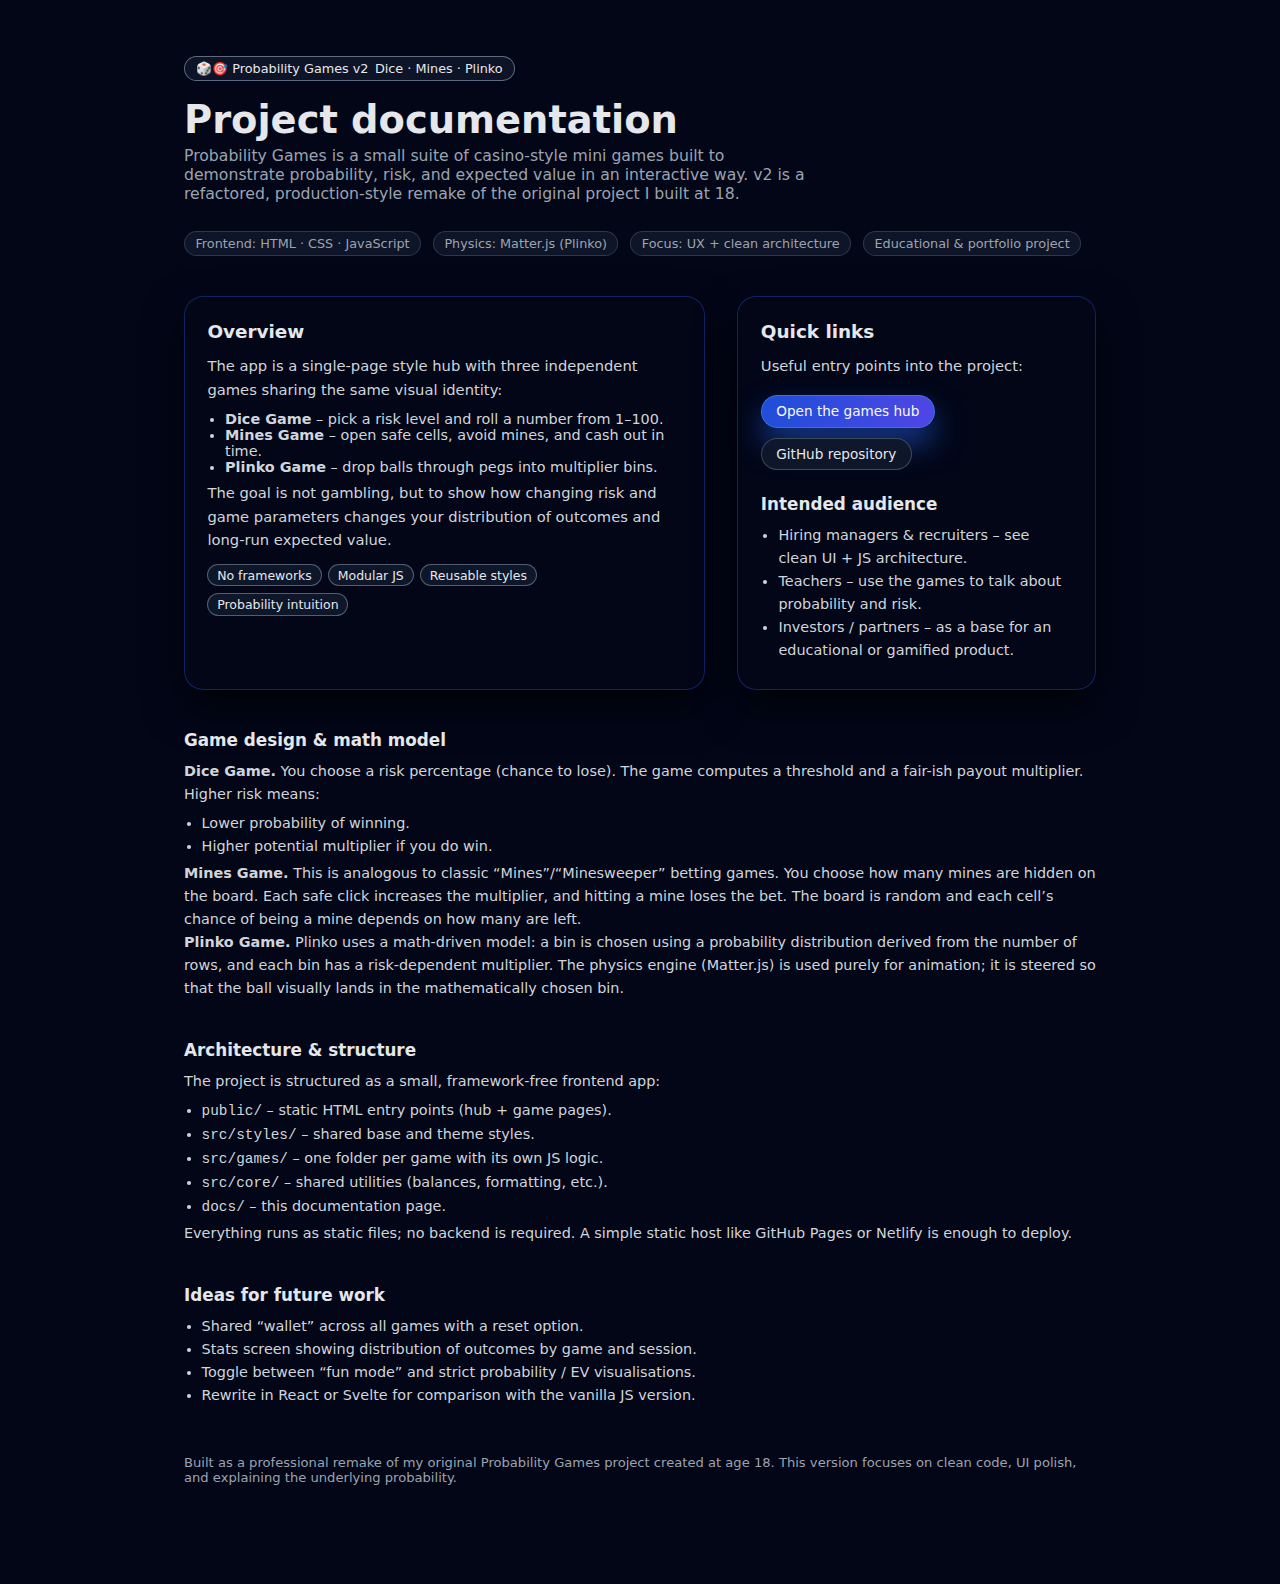
<file: probability-games-v2/docs/index.html>
<!DOCTYPE html>
<html lang="en">
<head>
  <meta charset="UTF-8" />
  <title>Probability Games v2 – Project Docs</title>
  <meta name="viewport" content="width=device-width, initial-scale=1.0" />
  <!-- Re-use your main styles -->
  <link rel="stylesheet" href="../src/styles/base.css" />
  <link rel="stylesheet" href="../src/styles/theme.css" />
  <style>
    body {
      background: radial-gradient(circle at top, #020617, #020617);
      color: #e5e7eb;
      font-family: system-ui, -apple-system, BlinkMacSystemFont, "SF Pro Text",
        "SF Pro Display", sans-serif;
    }

    .docs-shell {
      max-width: 960px;
      margin: 3.5rem auto;
      padding: 0 1.5rem 3rem;
    }

    .docs-badge {
      display: inline-flex;
      align-items: center;
      gap: 0.4rem;
      padding: 0.25rem 0.7rem;
      border-radius: 999px;
      font-size: 0.8rem;
      border: 1px solid rgba(148, 163, 184, 0.6);
      background: rgba(15, 23, 42, 0.85);
      margin-bottom: 1rem;
    }

    h1 {
      font-size: 2.4rem;
      margin-bottom: 0.25rem;
    }

    .docs-subtitle {
      max-width: 640px;
      font-size: 0.98rem;
      color: #9ca3af;
      margin-bottom: 1.75rem;
    }

    .docs-meta {
      display: flex;
      flex-wrap: wrap;
      gap: 0.75rem;
      font-size: 0.8rem;
      color: #9ca3af;
      margin-bottom: 2.5rem;
    }

    .docs-meta span {
      padding: 0.25rem 0.65rem;
      border-radius: 999px;
      background: rgba(15, 23, 42, 0.9);
      border: 1px solid rgba(55, 65, 81, 0.8);
    }

    .docs-grid {
      display: grid;
      grid-template-columns: minmax(0, 1.6fr) minmax(0, 1.1fr);
      gap: 2rem;
    }

    @media (max-width: 900px) {
      .docs-grid {
        grid-template-columns: 1fr;
      }
    }

    .docs-card {
      border-radius: 1.2rem;
      border: 1px solid rgba(30, 64, 175, 0.5);
      background: radial-gradient(circle at top left, #020617, #020617);
      padding: 1.5rem 1.4rem;
      box-shadow: 0 18px 40px rgba(0, 0, 0, 0.65);
    }

    .docs-card h2 {
      font-size: 1.15rem;
      margin-bottom: 0.75rem;
    }

    .docs-card p {
      font-size: 0.92rem;
      color: #d1d5db;
      line-height: 1.6;
    }

    .docs-list {
      margin: 0.6rem 0 0.4rem;
      padding-left: 1.1rem;
      font-size: 0.9rem;
      color: #d1d5db;
    }

    .docs-taglist {
      display: flex;
      flex-wrap: wrap;
      gap: 0.4rem;
      margin-top: 0.75rem;
    }

    .docs-tag {
      font-size: 0.78rem;
      padding: 0.18rem 0.55rem;
      border-radius: 999px;
      border: 1px solid rgba(148, 163, 184, 0.5);
      background: rgba(15, 23, 42, 0.95);
    }

    .docs-section {
      margin-top: 2.5rem;
    }

    .docs-section h3 {
      font-size: 1.05rem;
      margin-bottom: 0.6rem;
    }

    .docs-section p,
    .docs-section li {
      font-size: 0.9rem;
      color: #d1d5db;
      line-height: 1.6;
    }

    .docs-section ul {
      padding-left: 1.1rem;
      margin: 0.4rem 0 0.2rem;
    }

    .docs-link-row {
      display: flex;
      flex-wrap: wrap;
      gap: 0.65rem;
      margin-top: 1.1rem;
    }

    .docs-link {
      display: inline-flex;
      align-items: center;
      gap: 0.35rem;
      padding: 0.45rem 0.9rem;
      border-radius: 999px;
      font-size: 0.85rem;
      text-decoration: none;
      border: 1px solid rgba(59, 130, 246, 0.7);
      background: radial-gradient(circle at top left, #1d4ed8, #4f46e5);
      color: #f9fafb;
      box-shadow: 0 16px 30px rgba(37, 99, 235, 0.55);
    }

    .docs-link--ghost {
      border-color: rgba(75, 85, 99, 0.8);
      background: rgba(15, 23, 42, 0.95);
      color: #e5e7eb;
      box-shadow: none;
    }

    .docs-footer {
      margin-top: 3rem;
      font-size: 0.82rem;
      color: #9ca3af;
    }
  </style>
</head>
<body>
  <div class="docs-shell">
    <div class="docs-badge">
      <span>🎲🎯 Probability Games v2</span>
      <span>Dice · Mines · Plinko</span>
    </div>

    <h1>Project documentation</h1>
    <p class="docs-subtitle">
      Probability Games is a small suite of casino-style mini games built to
      demonstrate probability, risk, and expected value in an interactive way.
      v2 is a refactored, production-style remake of the original project I
      built at 18.
    </p>

    <div class="docs-meta">
      <span>Frontend: HTML · CSS · JavaScript</span>
      <span>Physics: Matter.js (Plinko)</span>
      <span>Focus: UX + clean architecture</span>
      <span>Educational &amp; portfolio project</span>
    </div>

    <div class="docs-grid">
      <section class="docs-card">
        <h2>Overview</h2>
        <p>
          The app is a single-page style hub with three independent games
          sharing the same visual identity:
        </p>
        <ul class="docs-list">
          <li><strong>Dice Game</strong> – pick a risk level and roll a number from 1–100.</li>
          <li><strong>Mines Game</strong> – open safe cells, avoid mines, and cash out in time.</li>
          <li><strong>Plinko Game</strong> – drop balls through pegs into multiplier bins.</li>
        </ul>
        <p>
          The goal is not gambling, but to show how changing risk and game
          parameters changes your distribution of outcomes and long-run expected
          value.
        </p>
        <div class="docs-taglist">
          <span class="docs-tag">No frameworks</span>
          <span class="docs-tag">Modular JS</span>
          <span class="docs-tag">Reusable styles</span>
          <span class="docs-tag">Probability intuition</span>
        </div>
      </section>

      <section class="docs-card">
        <h2>Quick links</h2>
        <p>Useful entry points into the project:</p>
        <div class="docs-link-row">
          <a href="../public/index.html" class="docs-link">
            Open the games hub
          </a>
          <a href="https://github.com/ID14000/probability-games-v2" class="docs-link docs-link--ghost">
            GitHub repository
          </a>
        </div>
        <div class="docs-section" style="margin-top:1.5rem;">
          <h3>Intended audience</h3>
          <ul>
            <li>Hiring managers &amp; recruiters – see clean UI + JS architecture.</li>
            <li>Teachers – use the games to talk about probability and risk.</li>
            <li>Investors / partners – as a base for an educational or gamified product.</li>
          </ul>
        </div>
      </section>
    </div>

    <section class="docs-section">
      <h3>Game design &amp; math model</h3>
      <p><strong>Dice Game.</strong> You choose a risk percentage (chance to lose). The game
        computes a threshold and a fair-ish payout multiplier. Higher risk means:</p>
      <ul>
        <li>Lower probability of winning.</li>
        <li>Higher potential multiplier if you do win.</li>
      </ul>

      <p><strong>Mines Game.</strong> This is analogous to classic “Mines”/“Minesweeper” betting games.
        You choose how many mines are hidden on the board. Each safe click increases the
        multiplier, and hitting a mine loses the bet. The board is random and each cell’s
        chance of being a mine depends on how many are left.</p>

      <p><strong>Plinko Game.</strong> Plinko uses a math-driven model:
        a bin is chosen using a probability distribution derived from the number of rows,
        and each bin has a risk-dependent multiplier. The physics engine (Matter.js) is
        used purely for animation; it is steered so that the ball visually lands in the
        mathematically chosen bin.</p>
    </section>

    <section class="docs-section">
      <h3>Architecture &amp; structure</h3>
      <p>The project is structured as a small, framework-free frontend app:</p>
      <ul>
        <li><code>public/</code> – static HTML entry points (hub + game pages).</li>
        <li><code>src/styles/</code> – shared base and theme styles.</li>
        <li><code>src/games/</code> – one folder per game with its own JS logic.</li>
        <li><code>src/core/</code> – shared utilities (balances, formatting, etc.).</li>
        <li><code>docs/</code> – this documentation page.</li>
      </ul>
      <p>
        Everything runs as static files; no backend is required. A simple static host
        like GitHub Pages or Netlify is enough to deploy.
      </p>
    </section>

    <section class="docs-section">
      <h3>Ideas for future work</h3>
      <ul>
        <li>Shared “wallet” across all games with a reset option.</li>
        <li>Stats screen showing distribution of outcomes by game and session.</li>
        <li>Toggle between “fun mode” and strict probability / EV visualisations.</li>
        <li>Rewrite in React or Svelte for comparison with the vanilla JS version.</li>
      </ul>
    </section>

    <p class="docs-footer">
      Built as a professional remake of my original Probability Games project
      created at age 18. This version focuses on clean code, UI polish, and
      explaining the underlying probability.
    </p>
  </div>
</body>
</html>
</file>
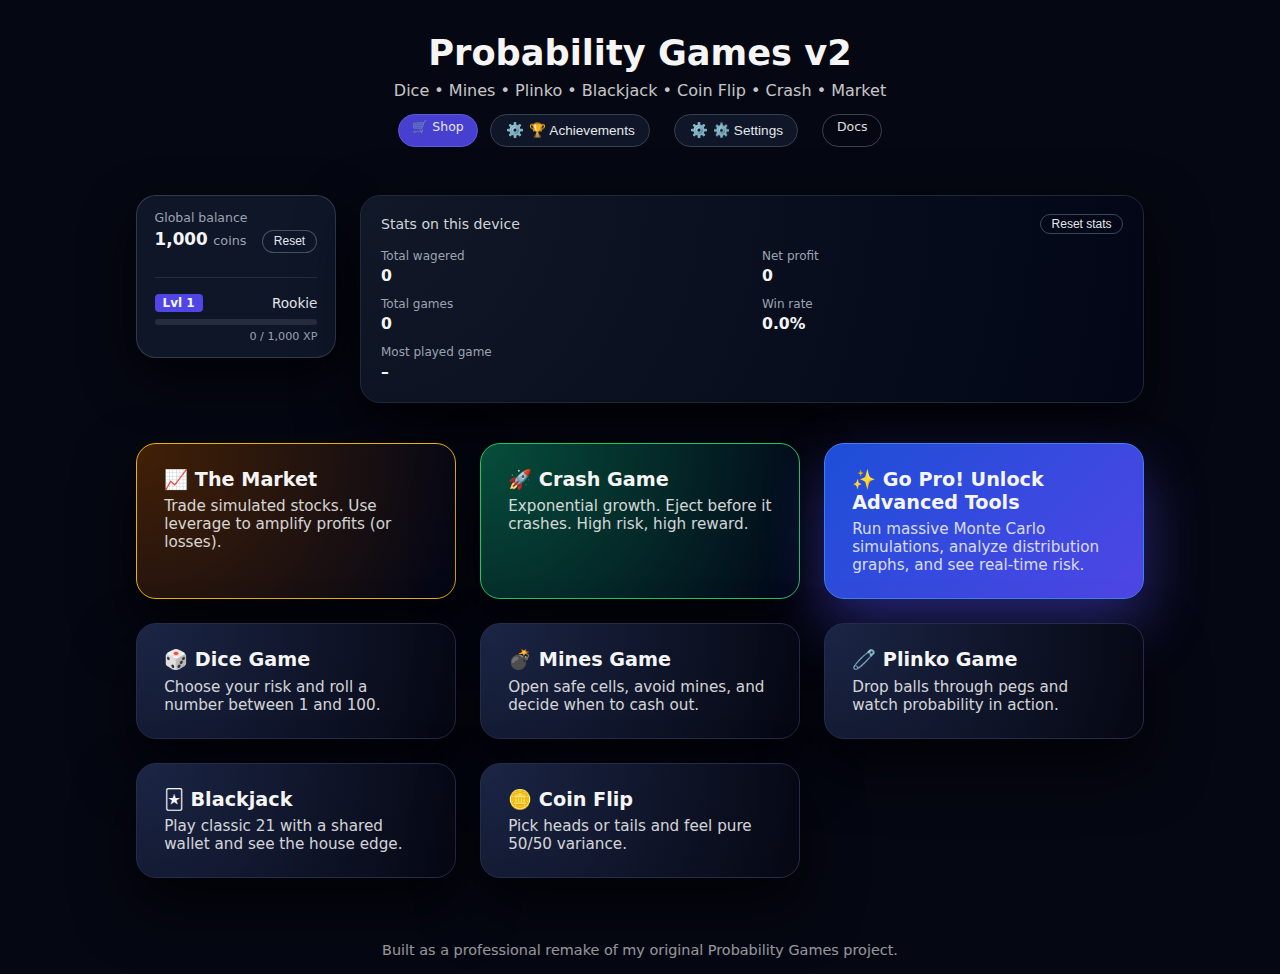
<file: probability-games-v2/public/index.html>
<!DOCTYPE html>
<html lang="en">
<head>
  <meta charset="UTF-8" />
  <meta name="viewport" content="width=device-width, initial-scale=1" />

  <title>Probability Games v2 – Hub</title>
  <meta property="og:title" content="Probability Games v2" />
  
  <link rel="icon" type="image/svg+xml" href="assets/icon.svg" />
  <link rel="stylesheet" href="../src/styles/base.css" />
  <link rel="stylesheet" href="../src/styles/theme.css" />
  <link rel="stylesheet" href="../src/styles/settings.css" />

  <style>
    /* Custom style for the Pro card */
    .pg-card--pro {
      background: linear-gradient(135deg, #1d4ed8, #4f46e5); 
      border-color: #3b82f6;
      box-shadow: 0 28px 60px rgba(79, 70, 229, 0.45);
      transition: transform 0.2s ease, box-shadow 0.2s ease,
        border-color 0.2s ease, background 0.2s ease;
    }
    .pg-card--pro:hover {
      transform: translateY(-4px) scale(1.02);
      box-shadow: 0 40px 100px rgba(79, 70, 229, 0.75);
      background: linear-gradient(135deg, #2563eb, #6366f1);
      border-color: #60a5fa;
    }

    /* Crash Card Style */
    .pg-card--crash {
      border-color: #22c55e;
      background: radial-gradient(circle at top left, #064e3b, #020617);
    }
    .pg-card--crash:hover {
      border-color: #4ade80;
      box-shadow: 0 0 40px rgba(34, 197, 94, 0.3);
    }

    /* Market Card Style */
    .pg-card--market {
      border-color: #eab308;
      background: radial-gradient(circle at top left, #422006, #020617);
    }
    .pg-card--market:hover {
      border-color: #facc15;
      box-shadow: 0 0 40px rgba(250, 204, 21, 0.3);
    }

    /* Leveling UI Styles */
    .hub-level-container {
      margin-top: 1.25rem;
      padding-top: 1rem;
      border-top: 1px solid rgba(255, 255, 255, 0.1);
    }
    .hub-level-header {
      display: flex;
      justify-content: space-between;
      align-items: center;
      margin-bottom: 0.4rem;
    }
    .hub-level-badge {
      background: #4f46e5;
      font-size: 0.75rem;
      padding: 0.15rem 0.5rem;
      border-radius: 4px;
      font-weight: 600;
    }
    .hub-level-title {
      font-size: 0.85rem;
      color: #e5e7eb;
    }
    .hub-level-bar {
      height: 6px;
      background: rgba(255, 255, 255, 0.1);
      border-radius: 999px;
      overflow: hidden;
      margin-bottom: 0.3rem;
    }
    .hub-level-fill {
      height: 100%;
      background: #4ade80; /* Green progress */
      width: 0%;
      transition: width 0.5s ease;
    }
    .hub-level-text {
      font-size: 0.7rem;
      color: #9ca3af;
      text-align: right;
    }
  </style>
</head>

<body>
  <header class="pg-header">
    <h1>Probability Games v2</h1>
    <p class="pg-subtitle">
      Dice • Mines • Plinko • Blackjack • Coin Flip • Crash • Market
    </p>

    <nav class="pg-nav">
      <a class="pg-nav-link" href="shop.html" style="background:#4f46e5; border-color:#6366f1; color:white;">🛒 Shop</a>
      <button class="pg-settings-toggle" id="pg-achievements-toggle">🏆 Achievements</button>
      <button class="pg-settings-toggle" id="pg-settings-toggle">⚙️ Settings</button>
      <a class="pg-nav-link" href="../docs/index.html">Docs</a>
    </nav>
  </header>

  <main class="pg-main">
    <section class="hub-row">
      <div class="hub-wallet">
        <div class="hub-wallet-label">Global balance</div>
        <div class="hub-wallet-row">
          <span id="hub-balance">0</span>
          <span class="hub-wallet-currency">coins</span>
          <button id="hub-reset" class="hub-wallet-reset">Reset</button>
        </div>

        <div class="hub-level-container">
          <div class="hub-level-header">
            <span class="hub-level-badge" id="hub-level-badge">Lvl 1</span>
            <span class="hub-level-title" id="hub-level-title">Rookie</span>
          </div>
          <div class="hub-level-bar">
            <div class="hub-level-fill" id="hub-level-fill"></div>
          </div>
          <div class="hub-level-text" id="hub-level-text">0 / 1,000 XP</div>
        </div>
      </div>

      <div class="hub-stats-card">
        <div class="hub-stats-header">
          <span>Stats on this device</span>
          <button id="hub-stats-reset" class="hub-stats-reset">Reset stats</button>
        </div>

        <div class="hub-stats-grid">
          <div class="hub-stat">
            <div class="hub-stat-label">Total wagered</div>
            <div class="hub-stat-value" id="hub-stats-bets">0</div>
          </div>
          <div class="hub-stat">
            <div class="hub-stat-label">Net profit</div>
            <div class="hub-stat-value" id="hub-stats-profit">0</div>
          </div>
          <div class="hub-stat">
            <div class="hub-stat-label">Total games</div>
            <div class="hub-stat-value" id="hub-stats-games">0</div>
          </div>
          <div class="hub-stat">
            <div class="hub-stat-label">Win rate</div>
            <div class="hub-stat-value" id="hub-stats-winrate">0%</div>
          </div>
          <div class="hub-stat hub-stat-wide">
            <div class="hub-stat-label">Most played game</div>
            <div class="hub-stat-value" id="hub-stats-topgame">–</div>
          </div>
        </div>
      </div>
    </section>

    <!-- Game cards -->
    <section class="pg-cards">
      <!-- NEW: Market Card -->
      <a class="pg-card pg-card--market" href="games/market.html">
        <h2>📈 The Market</h2>
        <p>Trade simulated stocks. Use leverage to amplify profits (or losses).</p>
      </a>

      <a class="pg-card pg-card--crash" href="games/crash.html">
        <h2>🚀 Crash Game</h2>
        <p>Exponential growth. Eject before it crashes. High risk, high reward.</p>
      </a>

      <a class="pg-card pg-card--pro" href="../docs/index.html">
        <h2>✨ Go Pro! Unlock Advanced Tools</h2>
        <p>Run massive Monte Carlo simulations, analyze distribution graphs, and see real-time risk.</p>
      </a>

      <a class="pg-card" href="games/dice.html">
        <h2>🎲 Dice Game</h2>
        <p>Choose your risk and roll a number between 1 and 100.</p>
      </a>

      <a class="pg-card" href="games/mines.html">
        <h2>💣 Mines Game</h2>
        <p>Open safe cells, avoid mines, and decide when to cash out.</p>
      </a>

      <a class="pg-card" href="games/plinko.html">
        <h2>🧷 Plinko Game</h2>
        <p>Drop balls through pegs and watch probability in action.</p>
      </a>

      <a class="pg-card" href="games/blackjack.html">
        <h2>🃏 Blackjack</h2>
        <p>Play classic 21 with a shared wallet and see the house edge.</p>
      </a>

      <a class="pg-card" href="games/coinflip.html">
        <h2>🪙 Coin Flip</h2>
        <p>Pick heads or tails and feel pure 50/50 variance.</p>
      </a>
    </section>
  </main>

  <footer class="pg-footer">
    <p>Built as a professional remake of my original Probability Games project.</p>
  </footer>

  <!-- Settings panel -->
  <div class="pg-settings-backdrop" id="pg-settings-backdrop">
    <div class="pg-settings-panel">
      <div class="pg-settings-header">
        <h2>Settings</h2>
        <button id="pg-settings-close" class="pg-settings-close">×</button>
      </div>
      <div class="pg-settings-body">
        <!-- Theme -->
        <section class="pg-settings-section">
          <h3>Theme</h3>
          <div class="pg-settings-options">
            <label class="pg-settings-option"><input type="radio" name="pg-theme" value="default" /> Default</label>
            <label class="pg-settings-option"><input type="radio" name="pg-theme" value="dim" /> Dim</label>
            <label class="pg-settings-option"><input type="radio" name="pg-theme" value="high-contrast" /> High Contrast</label>
          </div>
        </section>
        <section class="pg-settings-section pg-settings-section--footer">
          <button id="pg-settings-reset" class="pg-settings-reset-btn">Reset settings</button>
        </section>
      </div>
    </div>
  </div>

  <!-- Achievements Modal -->
  <div class="pg-settings-backdrop" id="pg-achievements-backdrop">
    <div class="pg-settings-panel">
      <div class="pg-settings-header">
        <h2>🏆 Achievements</h2>
        <button id="pg-achievements-close" class="pg-settings-close">×</button>
      </div>
      <div class="pg-settings-body">
        <div id="pg-achievements-list" class="pg-achievements-list"></div>
      </div>
    </div>
  </div>

  <script type="module" src="../src/core/settings.js"></script>
  <script type="module" src="../src/core/hub.js"></script>
</body>
</html>
</file>
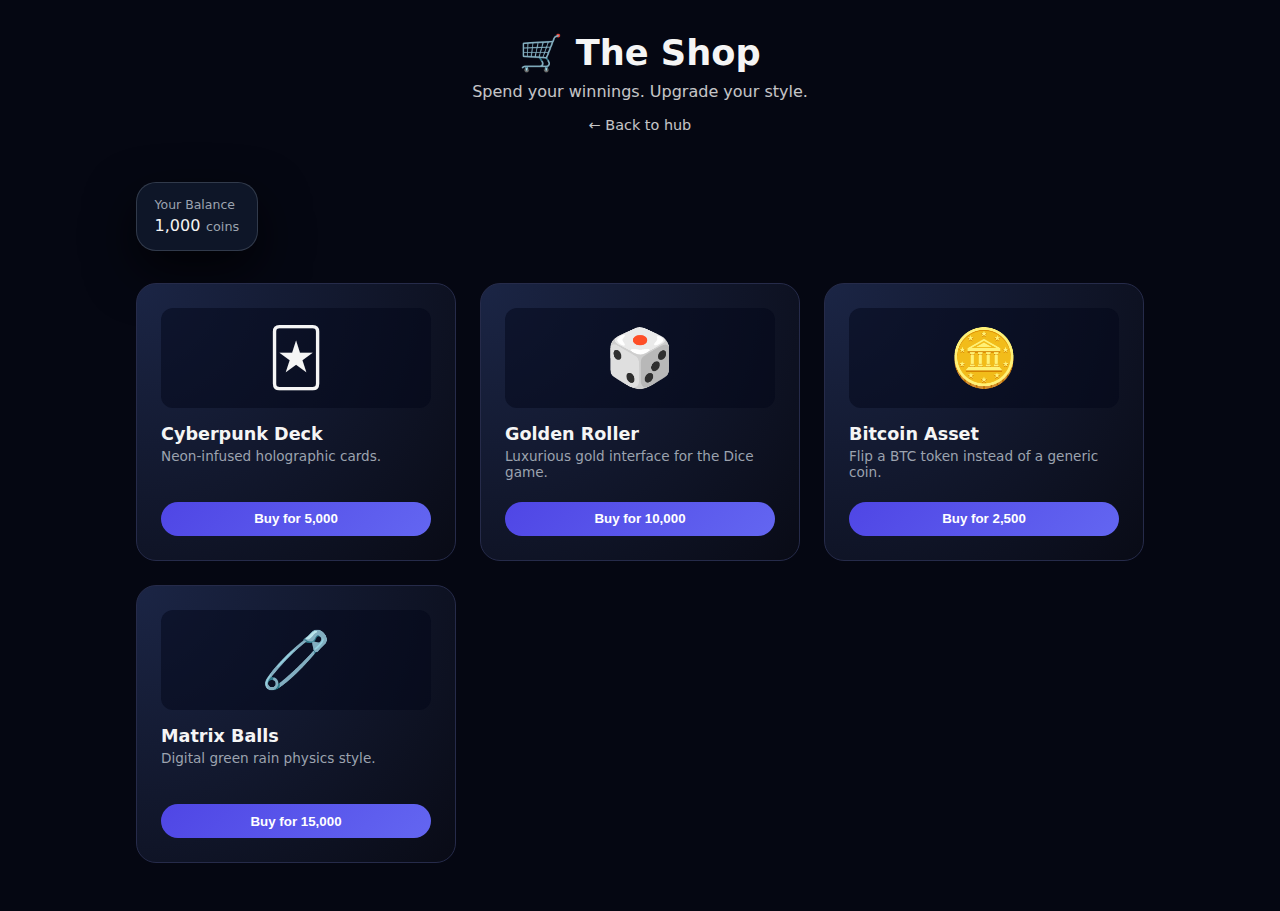
<file: probability-games-v2/public/shop.html>
<!DOCTYPE html>
<html lang="en">
<head>
  <meta charset="UTF-8" />
  <meta name="viewport" content="width=device-width, initial-scale=1" />
  <title>Item Shop – Probability Games v2</title>
  
  <link rel="icon" type="image/svg+xml" href="assets/icon.svg" />
  <link rel="stylesheet" href="../src/styles/base.css" />
  <link rel="stylesheet" href="../src/styles/theme.css" />
  <link rel="stylesheet" href="../src/styles/shop.css" />
  <link rel="stylesheet" href="../src/styles/settings.css" />
</head>
<body>
  <header class="pg-header">
    <h1>🛒 The Shop</h1>
    <p class="pg-subtitle">Spend your winnings. Upgrade your style.</p>
    <a class="pg-link" href="index.html">← Back to hub</a>
  </header>

  <main class="pg-main">
    <div class="hub-wallet" style="margin-bottom: 2rem; max-width: 300px; margin-left: auto; margin-right: auto;">
      <div class="hub-wallet-label">Your Balance</div>
      <div class="hub-wallet-row">
        <span id="shop-balance">0</span>
        <span class="hub-wallet-currency">coins</span>
      </div>
    </div>

    <div class="shop-grid" id="shop-container">
      <!-- Items generated by JS -->
    </div>
  </main>

  <script type="module">
    import { getBalance, formatCoins } from "../src/core/wallet.js";
    import { CATALOG, getShopStatus, buyItem, equipItem } from "../src/core/shop.js";

    const container = document.getElementById("shop-container");
    const balEl = document.getElementById("shop-balance");

    function render() {
      balEl.textContent = formatCoins(getBalance());
      container.innerHTML = "";

      CATALOG.forEach(item => {
        const { isOwned, isEquipped } = getShopStatus(item.id);
        
        const card = document.createElement("div");
        card.className = `shop-card ${isOwned ? 'shop-card--owned' : ''} ${isEquipped ? 'shop-card--equipped' : ''}`;
        
        let btnHtml = "";
        if (!isOwned) {
          btnHtml = `<button class="shop-btn shop-btn--buy" data-id="${item.id}">Buy for ${formatCoins(item.price)}</button>`;
        } else if (isEquipped) {
          btnHtml = `<button class="shop-btn shop-btn--equipped" data-id="${item.id}">Equipped</button>`;
        } else {
          btnHtml = `<button class="shop-btn shop-btn--equip" data-id="${item.id}">Equip</button>`;
        }

        card.innerHTML = `
          <div class="shop-icon-box">${item.icon}</div>
          <div class="shop-info">
            <h3>${item.name}</h3>
            <p>${item.desc}</p>
          </div>
          <div class="shop-actions">${btnHtml}</div>
        `;
        
        container.appendChild(card);
      });

      // Attach events
      document.querySelectorAll(".shop-btn--buy").forEach(btn => {
        btn.addEventListener("click", () => {
          if(buyItem(btn.dataset.id)) render();
        });
      });
      document.querySelectorAll(".shop-btn--equip, .shop-btn--equipped").forEach(btn => {
        btn.addEventListener("click", () => {
          equipItem(btn.dataset.id);
          render();
        });
      });
    }

    render();
  </script>
</body>
</html>
</file>
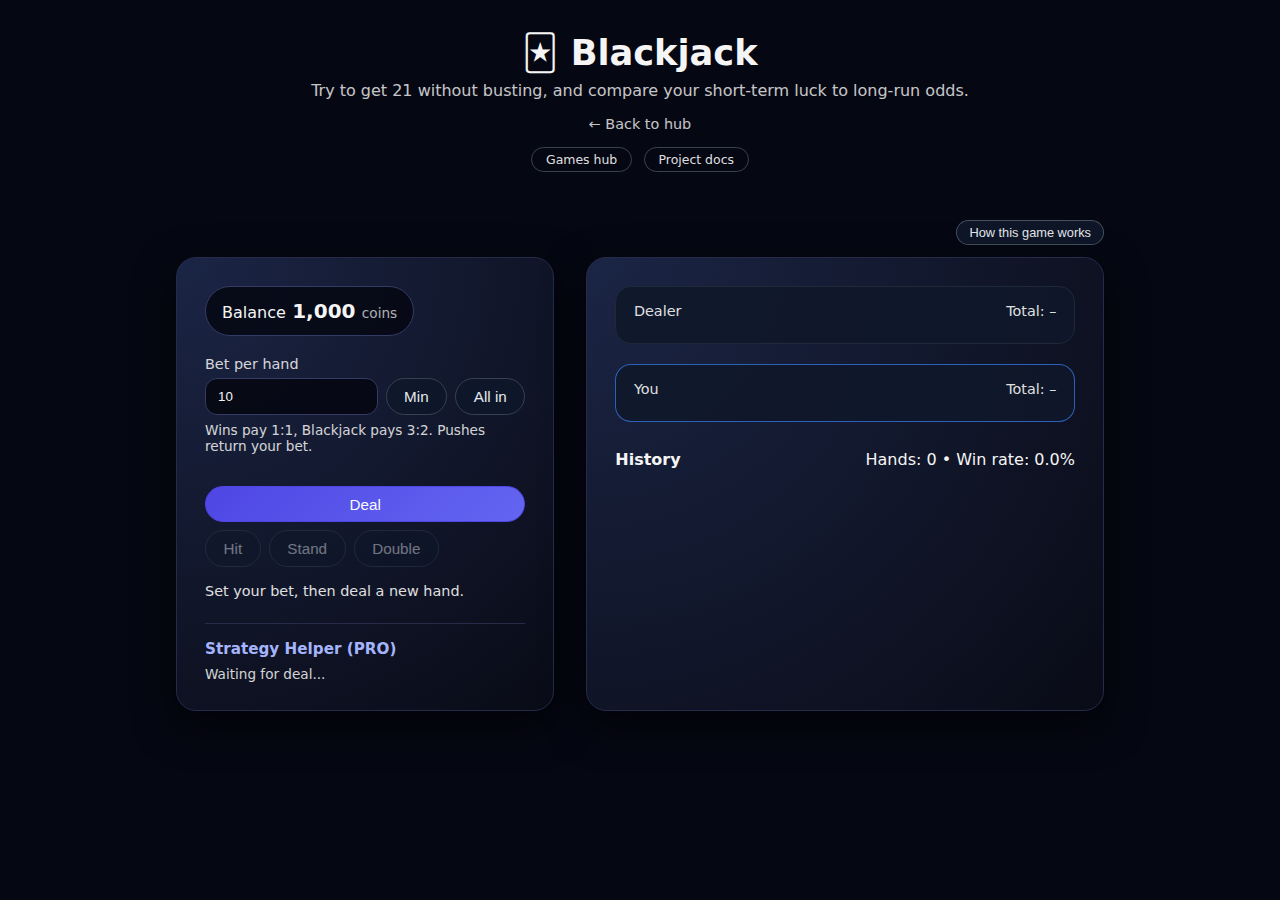
<file: probability-games-v2/public/games/blackjack.html>
<!DOCTYPE html>
<html lang="en">
<head>
  <meta charset="UTF-8" />
  <meta name="viewport" content="width=device-width, initial-scale=1" />

  <title>Blackjack – Probability Games v2</title>
  <meta
    name="description"
    content="Play Blackjack with a shared wallet, standard 21 rules, and see how advantage plays out over many hands."
  />

  <meta property="og:type" content="website" />
  <meta property="og:title" content="Blackjack – Probability Games v2" />
  <meta
    property="og:description"
    content="Bet coins, hit, stand or double, and feel the variance of Blackjack hands over time."
  />
  <meta property="og:image" content="../assets/icon.svg" />
  <meta name="twitter:card" content="summary_large_image" />

  <link rel="icon" type="image/svg+xml" href="../assets/icon.svg" />
  <link rel="apple-touch-icon" href="../assets/icon.svg" />

  <link rel="stylesheet" href="../../src/styles/base.css" />
  <link rel="stylesheet" href="../../src/styles/theme.css" />
  <link rel="stylesheet" href="../../src/games/blackjack/blackjack.css" />
</head>
<body>
  <header class="pg-header">
    <h1>🃏 Blackjack</h1>
    <p class="pg-subtitle">
      Try to get 21 without busting, and compare your short-term luck to long-run odds.
    </p>
    <a class="pg-link" href="../index.html">← Back to hub</a>

    <nav class="pg-nav">
      <a class="pg-nav-link" href="../index.html">Games hub</a>
      <a class="pg-nav-link" href="../../docs/index.html">Project docs</a>
    </nav>
  </header>

  <main class="pg-main pg-main-narrow">
    <div class="game-info-row">
      <button id="bj-info-open" class="game-info-btn">How this game works</button>
    </div>

    <section class="bj-layout">
      <!-- Left: controls -->
      <div class="bj-panel">
        <div class="bj-balance-box" id="bj-balance-box">
          <span>Balance</span>
          <strong id="bj-balance">1,000</strong>
          <span class="bj-currency">coins</span>
        </div>

        <div class="bj-field">
          <label for="bj-bet">Bet per hand</label>
          <div class="bj-input-row">
            <input
              id="bj-bet"
              type="number"
              min="1"
              step="1"
              value="10"
            />
            <button id="bj-bet-min" class="bj-btn-secondary">Min</button>
            <button id="bj-all-in" class="bj-btn-secondary">All in</button>
          </div>
          <p class="bj-meta">
            Wins pay 1:1, Blackjack pays 3:2. Pushes return your bet.
          </p>
        </div>

        <div class="bj-actions">
          <button id="bj-deal" class="bj-btn-primary">Deal</button>
          <button id="bj-hit" class="bj-btn-secondary" disabled>Hit <span class="bj-hint-badge" id="hint-hit"></span></button>
          <button id="bj-stand" class="bj-btn-secondary" disabled>Stand <span class="bj-hint-badge" id="hint-stand"></span></button>
          <button id="bj-double" class="bj-btn-secondary" disabled>Double <span class="bj-hint-badge" id="hint-double"></span></button>
        </div>

        <p class="bj-status" id="bj-status">
          Set your bet, then deal a new hand.
        </p>

        <!-- START PRO FEATURE: STRATEGY HELPER -->
        <div class="bj-pro-feature" id="bj-pro-panel" style="margin-top: 1.5rem; padding-top: 1rem; border-top: 1px solid #262b4a; opacity: 0.6;">
          <h3 style="font-size: 0.95rem; color: #a5b4fc; margin-bottom: 0.5rem;">Strategy Helper (PRO)</h3>
          <p class="bj-meta" id="bj-strategy-text">
            Upgrade to Pro to see the mathematically optimal move for every hand.
          </p>
        </div>
        <!-- END PRO FEATURE -->

      </div>

      <!-- Right: table + history -->
      <div class="bj-panel bj-table-panel">
        <div class="bj-table">
          <div class="bj-hand">
            <div class="bj-hand-header">
              <span>Dealer</span>
              <span id="bj-dealer-total">Total: –</span>
            </div>
            <div class="bj-cards" id="bj-dealer-cards"></div>
          </div>

          <div class="bj-hand bj-hand--player">
            <div class="bj-hand-header">
              <span>You</span>
              <span id="bj-player-total">Total: –</span>
            </div>
            <div class="bj-cards" id="bj-player-cards"></div>
          </div>
        </div>

        <div class="bj-history">
          <div class="bj-history-header">
            <h2>History</h2>
            <span id="bj-history-summary">Hands: 0 • Win rate: 0.0%</span>
          </div>
          <ul id="bj-history-list"></ul>
        </div>
      </div>
    </section>
  </main>

  <!-- All-in dialog -->
  <div class="bj-dialog-backdrop" id="bj-dialog">
    <div class="bj-dialog">
      <h2>Go all in?</h2>
      <p>
        You are about to wager your entire balance on a single Blackjack hand.
        A loss will drop your balance to zero.
      </p>
      <div class="bj-dialog-actions">
        <button id="bj-confirm-all-in" class="bj-btn-primary">Yes</button>
        <button id="bj-cancel-all-in" class="bj-btn-secondary">Cancel</button>
      </div>
    </div>
  </div>

  <!-- Info panel -->
  <div class="game-info-panel" id="bj-info-panel">
    <div class="game-info-panel-inner">
      <button class="game-info-close" id="bj-info-close">×</button>
      <h2>How the Blackjack game works</h2>
      <p>
        This is a simplified version of classic Blackjack played against a dealer.
        Your goal is to get closer to 21 than the dealer without going over.
      </p>

      <h3>Mechanics</h3>
      <ul>
        <li>You place a bet and click <strong>Deal</strong>.</li>
        <li>You and the dealer get two cards. One dealer card is face-down.</li>
        <li>Number cards count at face value, J/Q/K are 10, Aces are 1 or 11.</li>
        <li>You can <strong>Hit</strong> to take another card, or <strong>Stand</strong> to stop.</li>
        <li>You can <strong>Double</strong> once on the first two cards (if you can afford it) – your bet doubles and you get exactly one more card.</li>
        <li>The dealer draws until at least 17, then stands.</li>
      </ul>

      <h3>Payouts</h3>
      <ul>
        <li>Normal win: <strong>+1×</strong> your bet (profit).</li>
        <li>Blackjack (21 with first two cards): <strong>+1.5×</strong> your bet (profit).</li>
        <li>Push (tie): profit 0, your bet is returned.</li>
        <li>Bust or dealer wins: you lose your bet.</li>
      </ul>

      <h3>Probability insight</h3>
      <ul>
        <li>The house has a small edge even with basic play.</li>
        <li>Doubling increases variance: bigger wins and bigger losses.</li>
        <li>Watch the <strong>win rate</strong> and <strong>net profit</strong> in the hub after many hands.</li>
      </ul>
    </div>
  </div>

  <script type="module" src="../../src/core/settings.js"></script>
  <script type="module" src="../../src/games/blackjack/blackjack.js"></script>
</body>
</html>
</file>
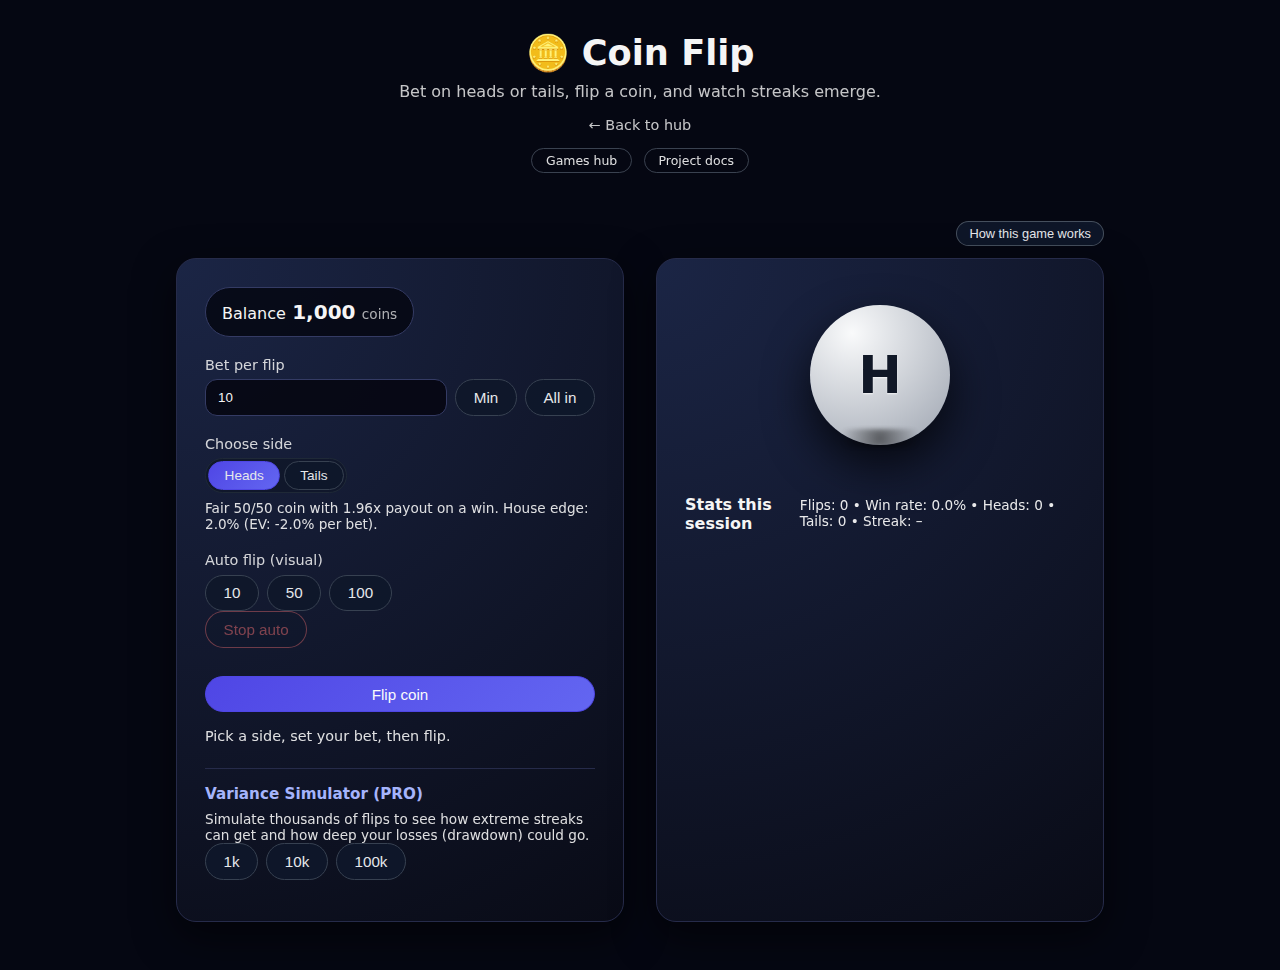
<file: probability-games-v2/public/games/coinflip.html>
<!DOCTYPE html>
<html lang="en">
<head>
  <meta charset="UTF-8" />
  <meta name="viewport" content="width=device-width, initial-scale=1" />

  <title>Coin Flip – Probability Games v2</title>
  <meta
    name="description"
    content="Bet on heads or tails, flip a coin, and see how streaks and house edge behave over time."
  />

  <meta property="og:type" content="website" />
  <meta property="og:title" content="Coin Flip – Probability Games v2" />
  <meta
    property="og:description"
    content="Double-or-nothing style coin flips with a transparent house edge and streak tracking."
  />
  <meta property="og:image" content="../assets/icon.svg" />
  <meta name="twitter:card" content="summary_large_image" />

  <link rel="icon" type="image/svg+xml" href="../assets/icon.svg" />
  <link rel="apple-touch-icon" href="../assets/icon.svg" />

  <link rel="stylesheet" href="../../src/styles/base.css" />
  <link rel="stylesheet" href="../../src/styles/theme.css" />
  <link rel="stylesheet" href="../../src/games/coinflip/coinflip.css" />
</head>
<body>
  <header class="pg-header">
    <h1>🪙 Coin Flip</h1>
    <p class="pg-subtitle">
      Bet on heads or tails, flip a coin, and watch streaks emerge.
    </p>
    <a class="pg-link" href="../index.html">← Back to hub</a>

    <nav class="pg-nav">
      <a class="pg-nav-link" href="../index.html">Games hub</a>
      <a class="pg-nav-link" href="../../docs/index.html">Project docs</a>
    </nav>
  </header>

  <main class="pg-main pg-main-narrow">
    <div class="game-info-row">
      <button id="coin-info-open" class="game-info-btn">
        How this game works
      </button>
    </div>

    <section class="coin-layout">
      <!-- Left: controls -->
      <div class="coin-panel">
        <div class="coin-balance-box" id="coin-balance-box">
          <span>Balance</span>
          <strong id="coin-balance">1,000</strong>
          <span class="coin-currency">coins</span>
        </div>

        <div class="coin-field">
          <label for="coin-bet">Bet per flip</label>
          <div class="coin-input-row">
            <input
              id="coin-bet"
              type="number"
              min="1"
              step="1"
              value="10"
            />
            <button id="coin-bet-min" class="coin-btn-secondary">Min</button>
            <button id="coin-all-in" class="coin-btn-secondary">All in</button>
          </div>
        </div>

        <div class="coin-field">
          <label>Choose side</label>
          <div class="coin-side-toggle">
            <button
              class="coin-side-btn coin-side-btn--active"
              data-side="heads"
              id="coin-side-heads"
            >
              Heads
            </button>
            <button
              class="coin-side-btn"
              data-side="tails"
              id="coin-side-tails"
            >
              Tails
            </button>
          </div>
          <p class="coin-meta">
            Fair 50/50 coin with <span id="coin-multiplier">1.96x</span> payout
            on a win. House edge:
            <span id="coin-edge">2.0%</span> (EV:
            <span id="coin-ev-text">−2.0%</span> per bet).
          </p>
        </div>

        <div class="coin-field">
          <label>Auto flip (visual)</label>
          <div class="coin-input-row">
            <button
              class="coin-btn-secondary coin-auto-btn"
              data-count="10"
            >
              10
            </button>
            <button
              class="coin-btn-secondary coin-auto-btn"
              data-count="50"
            >
              50
            </button>
            <button
              class="coin-btn-secondary coin-auto-btn"
              data-count="100"
            >
              100
            </button>
          </div>
          <div class="coin-input-row">
            <button
              id="coin-auto-stop"
              class="coin-btn-secondary coin-auto-stop"
              disabled
            >
              Stop auto
            </button>
          </div>
        </div>

        <button id="coin-flip" class="coin-btn-primary">Flip coin</button>

        <p id="coin-message" class="coin-message">
          Pick a side, set your bet, then flip.
        </p>

        <!-- START PRO FEATURE: VARIANCE SIMULATOR -->
        <div class="coin-pro-feature" id="coin-pro-panel" style="margin-top: 1.5rem; padding-top: 1rem; border-top: 1px solid #262b4a; opacity: 0.6;">
          <h3 style="font-size: 0.95rem; color: #a5b4fc; margin-bottom: 0.5rem;">Variance Simulator (PRO)</h3>
          <p class="coin-meta">
            Simulate thousands of flips to see how extreme streaks can get and how deep your losses (drawdown) could go.
          </p>
          <div class="coin-input-row">
            <button class="coin-btn-secondary coin-sim-btn" data-count="1000" disabled>1k</button>
            <button class="coin-btn-secondary coin-sim-btn" data-count="10000" disabled>10k</button>
            <button class="coin-btn-secondary coin-sim-btn" data-count="100000" disabled>100k</button>
          </div>
          <div id="coin-sim-results" style="margin-top:0.8rem; font-size:0.85rem; line-height:1.5; color:#d1d5db;">
            <!-- Results injected here -->
          </div>
        </div>
        <!-- END PRO FEATURE -->

      </div>

      <!-- Right: visual + history -->
      <div class="coin-panel coin-right-panel">
        <div class="coin-display-wrapper">
          <div class="coin-display">
            <div class="coin-circle" id="coin-circle">H</div>
            <div class="coin-shadow"></div>
          </div>
        </div>

        <div class="coin-history">
          <div class="coin-history-header">
            <h2>Stats this session</h2>
            <span id="coin-stats-summary">
              Flips: 0 • Win rate: 0.0% • Heads: 0 • Tails: 0 • Streak: –
            </span>
          </div>
          <ul id="coin-history-list"></ul>
        </div>
      </div>
    </section>
  </main>

  <!-- All-in dialog -->
  <div class="coin-dialog-backdrop" id="coin-dialog">
    <div class="coin-dialog">
      <h2>Go all in?</h2>
      <p>
        You are about to bet your entire balance on a single coin flip. One bad
        outcome can wipe you out.
      </p>
      <div class="coin-dialog-actions">
        <button id="coin-confirm-all-in" class="coin-btn-primary">Yes</button>
        <button id="coin-cancel-all-in" class="coin-btn-secondary">
          Cancel
        </button>
      </div>
    </div>
  </div>

  <!-- Info panel -->
  <div class="game-info-panel" id="coin-info-panel">
    <div class="game-info-panel-inner">
      <button
        type="button"
        id="coin-info-close"
        class="game-info-close"
        aria-label="Close"
      >
        ×
      </button>
      <h2>How the Coin Flip game works</h2>
      <p>
        You choose <strong>heads</strong> or <strong>tails</strong>, set a bet,
        and flip a fair coin (50/50).
      </p>

      <h3>Mechanics</h3>
      <ul>
        <li>Pick a side: heads or tails.</li>
        <li>Set a bet amount using the shared wallet.</li>
        <li>Flip the coin: we draw a 50/50 outcome.</li>
        <li>
          If the coin matches your choice, you win with a
          <strong>1.96x</strong> payout.
        </li>
        <li>If it doesn’t match, you lose your full bet.</li>
      </ul>

      <h3>House edge & expected value</h3>
      <p>
        A perfectly fair double-or-nothing coin would pay <code>2.00x</code>
        for a 50% win chance (EV = 0). Here we use a small
        <strong>2% house edge</strong>.
      </p>
      <p>
        With a 50% win chance, <code>fair multiplier = 1 / 0.5 = 2.00x</code>.
        We then multiply by <code>(1 − 0.02)</code> to apply the edge, giving
        <strong>1.96x</strong>. The expected value of each bet is
        <code>0.5 × 1.96 − 1 ≈ −0.02</code>, or about −2% per bet.
      </p>
    </div>
  </div>

  <script type="module" src="../../src/core/settings.js"></script>
  <script type="module" src="../../src/games/coinflip/coinflip.js"></script>
</body>
</html>
</file>
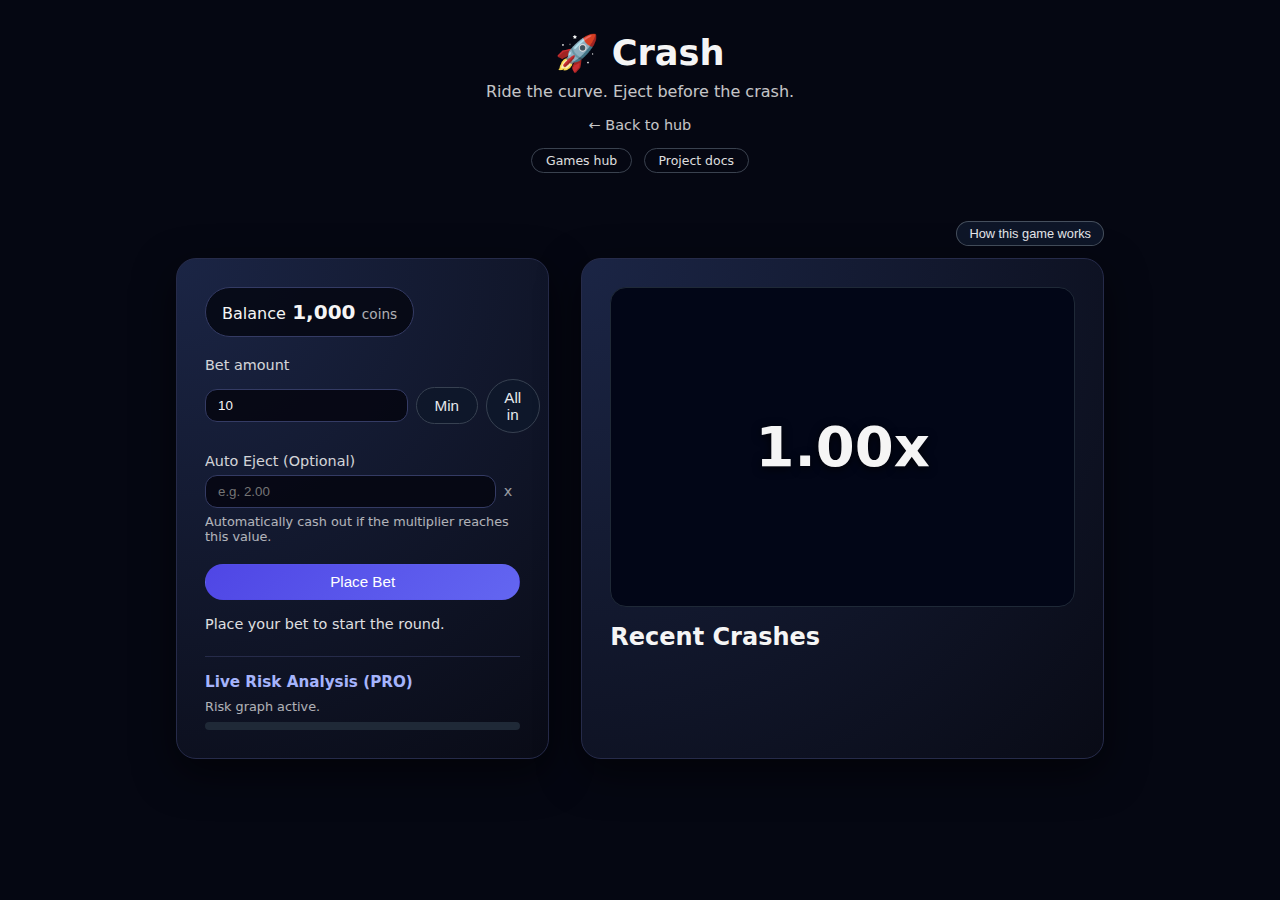
<file: probability-games-v2/public/games/crash.html>
<!DOCTYPE html>
<html lang="en">
<head>
  <meta charset="UTF-8" />
  <meta name="viewport" content="width=device-width, initial-scale=1" />

  <title>Crash Game – Probability Games v2</title>
  <meta
    name="description"
    content="Watch the multiplier rise and cash out before it crashes. Learn about exponential growth and risk."
  />

  <link rel="icon" type="image/svg+xml" href="../assets/icon.svg" />
  <link rel="stylesheet" href="../../src/styles/base.css" />
  <link rel="stylesheet" href="../../src/styles/theme.css" />
  <link rel="stylesheet" href="../../src/games/crash/crash.css" />
</head>
<body>
  <header class="pg-header">
    <h1>🚀 Crash</h1>
    <p class="pg-subtitle">
      Ride the curve. Eject before the crash.
    </p>
    <a class="pg-link" href="../index.html">← Back to hub</a>

    <nav class="pg-nav">
      <a class="pg-nav-link" href="../index.html">Games hub</a>
      <a class="pg-nav-link" href="../../docs/index.html">Project docs</a>
    </nav>
  </header>

  <main class="pg-main pg-main-narrow">
    <div class="game-info-row">
      <button id="crash-info-open" class="game-info-btn">
        How this game works
      </button>
    </div>

    <section class="crash-layout">
      <!-- Left: Controls -->
      <div class="crash-panel">
        <div class="crash-balance-box" id="crash-balance-box">
          <span>Balance</span>
          <strong id="crash-balance">1,000</strong>
          <span class="crash-currency">coins</span>
        </div>

        <div class="crash-field">
          <label for="crash-bet">Bet amount</label>
          <div class="crash-input-row">
            <input
              id="crash-bet"
              type="number"
              min="1"
              step="1"
              value="10"
            />
            <button id="crash-bet-min" class="crash-btn-secondary">Min</button>
            <button id="crash-all-in" class="crash-btn-secondary">All in</button>
          </div>
        </div>

        <div class="crash-field">
          <label for="crash-auto">Auto Eject (Optional)</label>
          <div class="crash-input-row">
            <input
              id="crash-auto"
              type="number"
              min="1.01"
              step="0.1"
              placeholder="e.g. 2.00"
            />
            <span class="crash-suffix">x</span>
          </div>
          <p class="crash-meta">
            Automatically cash out if the multiplier reaches this value.
          </p>
        </div>

        <div class="crash-actions">
          <button id="crash-play" class="crash-btn-primary">Place Bet</button>
          <button id="crash-eject" class="crash-btn-action" disabled>EJECT</button>
        </div>

        <p class="crash-status" id="crash-status">
          Place your bet to start the round.
        </p>

        <!-- START PRO FEATURE: RISK GRAPH -->
        <div class="crash-pro-feature" id="crash-pro-panel" style="margin-top: 1.5rem; padding-top: 1rem; border-top: 1px solid #262b4a; opacity: 0.6;">
          <h3 style="font-size: 0.95rem; color: #a5b4fc; margin-bottom: 0.5rem;">Live Risk Analysis (PRO)</h3>
          <p class="crash-meta" id="crash-risk-text">
            Upgrade to Pro to see the real-time crash probability.
          </p>
          <div class="crash-risk-meter">
            <div class="crash-risk-bar" id="crash-risk-bar"></div>
          </div>
        </div>
        <!-- END PRO FEATURE -->

      </div>

      <!-- Right: Graph & History -->
      <div class="crash-panel crash-display-panel">
        <div class="crash-graph-container">
          <canvas id="crash-canvas" width="600" height="400"></canvas>
          <div class="crash-overlay" id="crash-overlay">
            <span id="crash-current-mult">1.00x</span>
            <span id="crash-crashed-text" style="display:none; font-size:1.5rem; color:#f97373;">CRASHED @ 1.00x</span>
          </div>
        </div>

        <div class="crash-history">
          <div class="crash-history-header">
            <h2>Recent Crashes</h2>
          </div>
          <div class="crash-history-row" id="crash-history-list">
            <!-- Items injected here -->
          </div>
        </div>
      </div>
    </section>
  </main>

  <div class="game-info-panel" id="crash-info-panel">
    <div class="game-info-panel-inner">
      <button class="game-info-close" id="crash-info-close">×</button>
      <h2>How Crash works</h2>
      <p>
        A multiplier starts at 1.00x and increases exponentially. It can "crash" at any moment.
      </p>
      <h3>Mechanics</h3>
      <ul>
        <li>Place a bet to join the round.</li>
        <li>Watch the multiplier rise.</li>
        <li>Click <strong>EJECT</strong> to cash out your bet × current multiplier.</li>
        <li>If the game crashes before you eject, you lose your bet.</li>
      </ul>
      <h3>The Math</h3>
      <p>
        The game uses a real-time probability curve. The chance of the game crashing <em>at this exact moment</em> actually remains somewhat constant, but the cumulative probability of survival drops rapidly as the multiplier goes high.
      </p>
      <p>
        <strong>House Edge:</strong> The game instantly crashes at 1.00x about 1% of the time, creating a built-in edge.
      </p>
    </div>
  </div>

  <script type="module" src="../../src/core/settings.js"></script>
  <script type="module" src="../../src/games/crash/crash.js"></script>
</body>
</html>
</file>
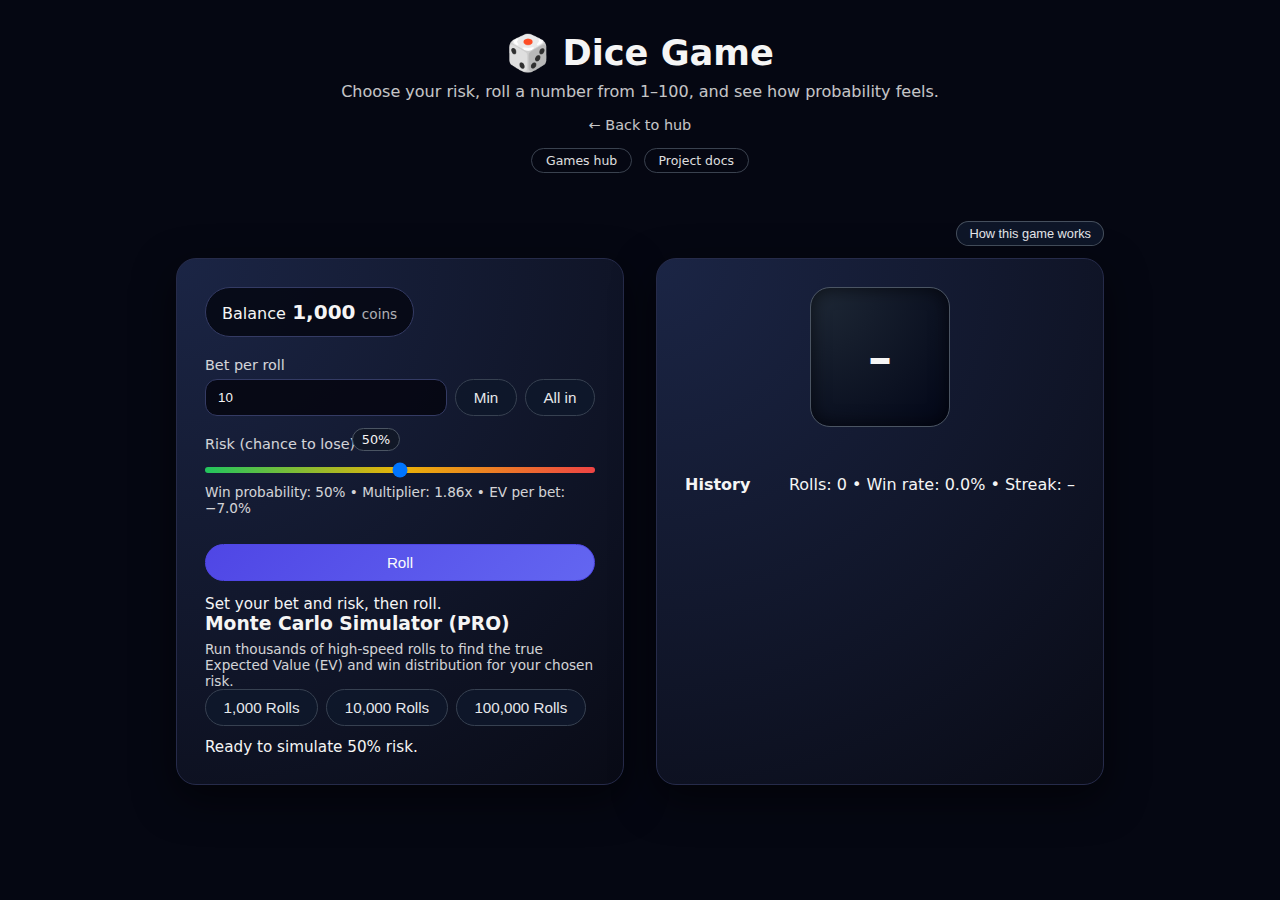
<file: probability-games-v2/public/games/dice.html>
<!DOCTYPE html>
<html lang="en">
<head>
  <meta charset="UTF-8" />
  <meta name="viewport" content="width=device-width, initial-scale=1" />

  <title>Dice Game – Probability Games v2</title>
  <meta
    name="description"
    content="Adjust your risk, roll a number from 1–100, and see how probability feels in the Dice Game."
  />

  <meta property="og:type" content="website" />
  <meta property="og:title" content="Dice Game – Probability Games v2" />
  <meta
    property="og:description"
    content="Choose a risk level, place a bet and explore how chance plays out over time."
  />
  <meta property="og:image" content="../assets/icon.svg" />
  <meta name="twitter:card" content="summary_large_image" />

  <link rel="icon" type="image/svg+xml" href="../assets/icon.svg" />
  <link rel="apple-touch-icon" href="../assets/icon.svg" />

  <link rel="stylesheet" href="../../src/styles/base.css" />
  <link rel="stylesheet" href="../../src/styles/theme.css" />
  <link rel="stylesheet" href="../../src/games/dice/dice.css" />
</head>
<body>
  <header class="pg-header">
    <h1>🎲 Dice Game</h1>
    <p class="pg-subtitle">
      Choose your risk, roll a number from 1–100, and see how probability feels.
    </p>
    <a class="pg-link" href="../index.html">← Back to hub</a>

    <nav class="pg-nav">
      <a class="pg-nav-link" href="../index.html">Games hub</a>
      <a class="pg-nav-link" href="../../docs/index.html">Project docs</a>
    </nav>
  </header>

  <main class="pg-main pg-main-narrow">
    <div class="game-info-row">
      <button id="dice-info-open" class="game-info-btn">
        How this game works
      </button>
    </div>

    <section class="dice-layout">
      <!-- Left panel: controls -->
      <div class="dice-panel">
        <div class="dice-balance-box" id="dice-balance-box">
          <span>Balance</span>
          <strong id="dice-balance">1,000</strong>
          <span class="dice-currency">coins</span>
        </div>

        <div class="dice-field">
          <label for="dice-bet">Bet per roll</label>
          <div class="dice-input-row">
            <input
              id="dice-bet"
              type="number"
              min="1"
              step="1"
              value="10"
            />
            <button id="dice-bet-min" class="dice-btn-secondary">Min</button>
            <button id="dice-all-in" class="dice-btn-secondary">All in</button>
          </div>
        </div>

        <div class="dice-field">
          <label for="dice-risk">Risk (chance to lose)</label>
          <div class="dice-slider-wrapper">
            <input
              id="dice-risk"
              type="range"
              min="1"
              max="99"
              value="50"
            />
            <div class="dice-slider-value" id="dice-risk-value">50%</div>
          </div>
          <p class="dice-meta">
            Win probability: <span id="dice-win-prob">50%</span> •
            Multiplier: <span id="dice-multiplier">2.00x</span> •
            EV per bet: <span id="dice-ev">-7.0%</span>
          </p>
        </div>

        <button id="dice-roll" class="dice-btn-primary">Roll</button>

        <p class="dice-result" id="dice-result">
          Set your bet and risk, then roll.
        </p>

        <!-- START PRO FEATURE: MONTE CARLO SIMULATOR -->
        <div class="dice-pro-feature" id="dice-pro-panel">
          <h3>Monte Carlo Simulator (PRO)</h3>
          <p class="dice-meta">
            Run thousands of high-speed rolls to find the true Expected Value (EV) and win distribution for your chosen risk.
          </p>
          <div class="dice-input-row">
            <button id="sim-1k" class="dice-btn-secondary dice-sim-btn" data-count="1000" disabled>1,000 Rolls</button>
            <button id="sim-10k" class="dice-btn-secondary dice-sim-btn" data-count="10000" disabled>10,000 Rolls</button>
            <button id="sim-100k" class="dice-btn-secondary dice-sim-btn" data-count="100000" disabled>100,000 Rolls</button>
          </div>
          <p id="dice-sim-status" class="dice-result" style="margin-top:0.75rem;">
            Click a button to start a simulation.
          </p>
          <div id="dice-sim-results" class="dice-sim-results">
            <!-- Results will be injected here -->
          </div>
        </div>
        <!-- END PRO FEATURE -->

      </div>

      <!-- Right panel: display + history -->
      <div class="dice-panel dice-right-panel">
        <div class="dice-display-wrapper">
          <div class="dice-display" id="dice-display">–</div>
        </div>

        <div class="dice-history">
          <div class="dice-history-header">
            <h2>History</h2>
            <span id="dice-history-summary">
              Rolls: 0 • Win rate: 0.0% • Streak: –
            </span>
          </div>
          <ul id="dice-history-list"></ul>
        </div>
      </div>
    </section>
  </main>

  <!-- All-in dialog -->
  <div class="dice-dialog-backdrop" id="dice-dialog">
    <div class="dice-dialog">
      <h2>Go all in?</h2>
      <p>
        You are about to bet your entire balance. This means you could lose
        everything in a single roll.
      </p>
      <div class="dice-dialog-actions">
        <button id="dice-confirm-all-in" class="dice-btn-primary">Yes</button>
        <button id="dice-cancel-all-in" class="dice-btn-secondary">Cancel</button>
      </div>
    </div>
  </div>

  <!-- Info panel -->
  <div class="game-info-panel" id="dice-info-panel">
    <div class="game-info-panel-inner">
      <button class="game-info-close" id="dice-info-close">×</button>
      <h2>How the Dice Game works</h2>
      <p>
        You choose a <strong>risk level</strong> between 1% and 99%. This is the
        percentage chance to <strong>lose</strong> your bet on each roll.
      </p>

      <h3>Mechanics</h3>
      <ul>
        <li>You set a bet amount.</li>
        <li>You choose a risk (% chance to lose).</li>
        <li>We roll a number from 1 to 100.</li>
        <li>If the roll ≤ risk → you lose the bet.</li>
        <li>If the roll &gt; risk → you win, with a multiplier shown below the slider.</li>
      </ul>

      <h3>Why the multiplier changes</h3>
      <p>
        Under the hood we start from the <em>fair</em> multiplier
        <code>1 / win probability</code> and then apply a small house edge that
        grows with risk (roughly 2–12%). That means higher risk still gives
        bigger multipliers, but the expected value of a bet is always slightly
        negative.
      </p>

      <h3>What to look at</h3>
      <ul>
        <li>Play with very low and very high risks and watch the history.</li>
        <li>Compare your short-term results to the long-term win rate.</li>
        <li>
          Think about <strong>expected value</strong>: higher risk gives bigger
          multipliers but wins less often.
        </li>
      </ul>
    </div>
  </div>

  <script type="module" src="../../src/core/settings.js"></script>
  <script type="module" src="../../src/games/dice/dice.js"></script>
</body>
</html>
</file>
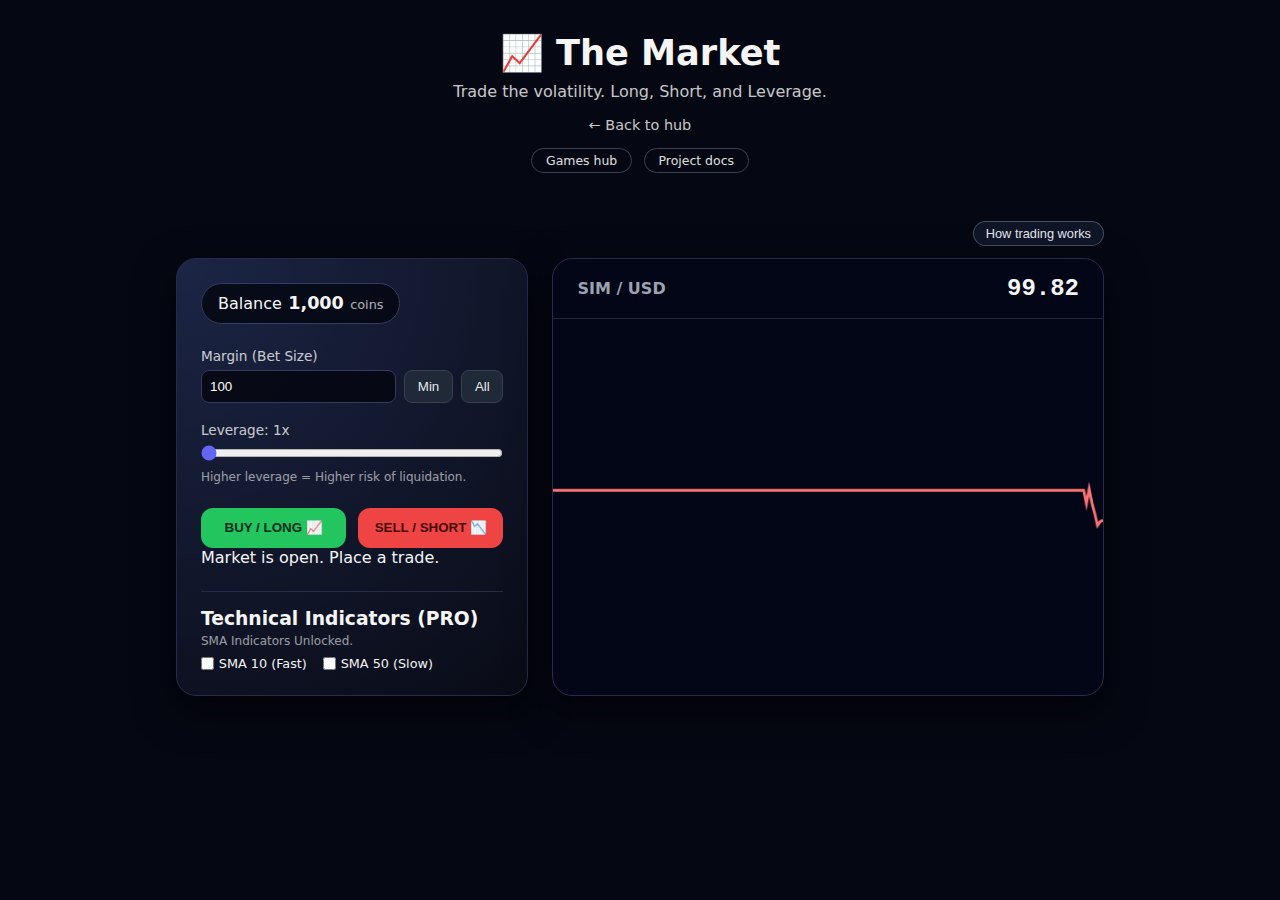
<file: probability-games-v2/public/games/market.html>
<!DOCTYPE html>
<html lang="en">
<head>
  <meta charset="UTF-8" />
  <meta name="viewport" content="width=device-width, initial-scale=1" />
  <title>Market Trader – Probability Games v2</title>
  
  <link rel="icon" type="image/svg+xml" href="../assets/icon.svg" />
  <link rel="stylesheet" href="../../src/styles/base.css" />
  <link rel="stylesheet" href="../../src/styles/theme.css" />
  <link rel="stylesheet" href="../../src/games/market/market.css" />
</head>
<body>
  <header class="pg-header">
    <h1>📈 The Market</h1>
    <p class="pg-subtitle">Trade the volatility. Long, Short, and Leverage.</p>
    <a class="pg-link" href="../index.html">← Back to hub</a>
    <nav class="pg-nav">
      <a class="pg-nav-link" href="../index.html">Games hub</a>
      <a class="pg-nav-link" href="../../docs/index.html">Project docs</a>
    </nav>
  </header>

  <main class="pg-main pg-main-narrow">
    <div class="game-info-row">
      <button id="market-info-open" class="game-info-btn">How trading works</button>
    </div>

    <section class="market-layout">
      <!-- Left: Order Form -->
      <div class="market-panel">
        <div class="market-balance-box">
          <span>Balance</span>
          <strong id="market-balance">1,000</strong>
          <span class="market-currency">coins</span>
        </div>

        <!-- Position Status (Hidden when no trade) -->
        <div id="market-position-panel" class="market-position-panel" style="display:none;">
          <div class="market-pos-header">
            <span id="market-pos-type" class="market-badge">LONG 10x</span>
            <span id="market-pnl" class="market-pnl">0.00</span>
          </div>
          <div class="market-pos-stats">
            <div>Entry: <span id="market-entry">0.00</span></div>
            <div>Liq. Price: <span id="market-liq">0.00</span></div>
          </div>
          <button id="market-close" class="market-btn-close">CLOSE POSITION</button>
        </div>

        <!-- Order Controls (Visible when no trade) -->
        <div id="market-controls">
          <div class="market-field">
            <label>Margin (Bet Size)</label>
            <div class="market-input-row">
              <input id="market-margin" type="number" min="1" value="100">
              <button id="market-margin-min" class="market-btn-sec">Min</button>
              <button id="market-margin-all" class="market-btn-sec">All</button>
            </div>
          </div>

          <div class="market-field">
            <label>Leverage: <span id="market-lev-val">1x</span></label>
            <input id="market-leverage" type="range" min="1" max="50" value="1" class="market-slider">
            <p class="market-meta">Higher leverage = Higher risk of liquidation.</p>
          </div>

          <div class="market-actions">
            <button id="market-long" class="market-btn-long">BUY / LONG 📈</button>
            <button id="market-short" class="market-btn-short">SELL / SHORT 📉</button>
          </div>
        </div>

        <p id="market-message" class="market-message">Market is open. Place a trade.</p>

        <!-- PRO Feature -->
        <div class="market-pro-panel" id="market-pro-panel">
          <h3>Technical Indicators (PRO)</h3>
          <p class="market-meta" id="market-pro-text">Upgrade to enable SMA trend lines.</p>
          <div class="market-toggles">
            <label><input type="checkbox" id="market-sma-fast" disabled> SMA 10 (Fast)</label>
            <label><input type="checkbox" id="market-sma-slow" disabled> SMA 50 (Slow)</label>
          </div>
        </div>
      </div>

      <!-- Right: Chart -->
      <div class="market-panel market-chart-panel">
        <div class="market-chart-header">
          <div class="market-pair">SIM / USD</div>
          <div class="market-price" id="market-current-price">100.00</div>
        </div>
        <div class="market-canvas-wrapper">
          <canvas id="market-canvas" width="600" height="400"></canvas>
        </div>
      </div>
    </section>
  </main>

  <!-- Info Modal -->
  <div class="game-info-panel" id="market-info-panel">
    <div class="game-info-panel-inner">
      <button class="game-info-close" id="market-info-close">×</button>
      <h2>Trading Mechanics</h2>
      <p>This simulator models stock price movement using <strong>Geometric Brownian Motion</strong>.</p>
      <h3>Long vs Short</h3>
      <ul>
        <li><strong>Long (Buy):</strong> You profit if the price goes UP.</li>
        <li><strong>Short (Sell):</strong> You profit if the price goes DOWN.</li>
      </ul>
      <h3>Leverage & Liquidation</h3>
      <p>Leverage multiplies your buying power. With <strong>10x leverage</strong>, a 1% price move equals a 10% profit (or loss) for you.</p>
      <p><strong>Liquidation:</strong> If the price moves against you enough to wipe out your margin, the broker closes your position instantly (you lose the bet).</p>
    </div>
  </div>

  <script type="module" src="../../src/core/settings.js"></script>
  <script type="module" src="../../src/games/market/market.js"></script>
</body>
</html>
</file>
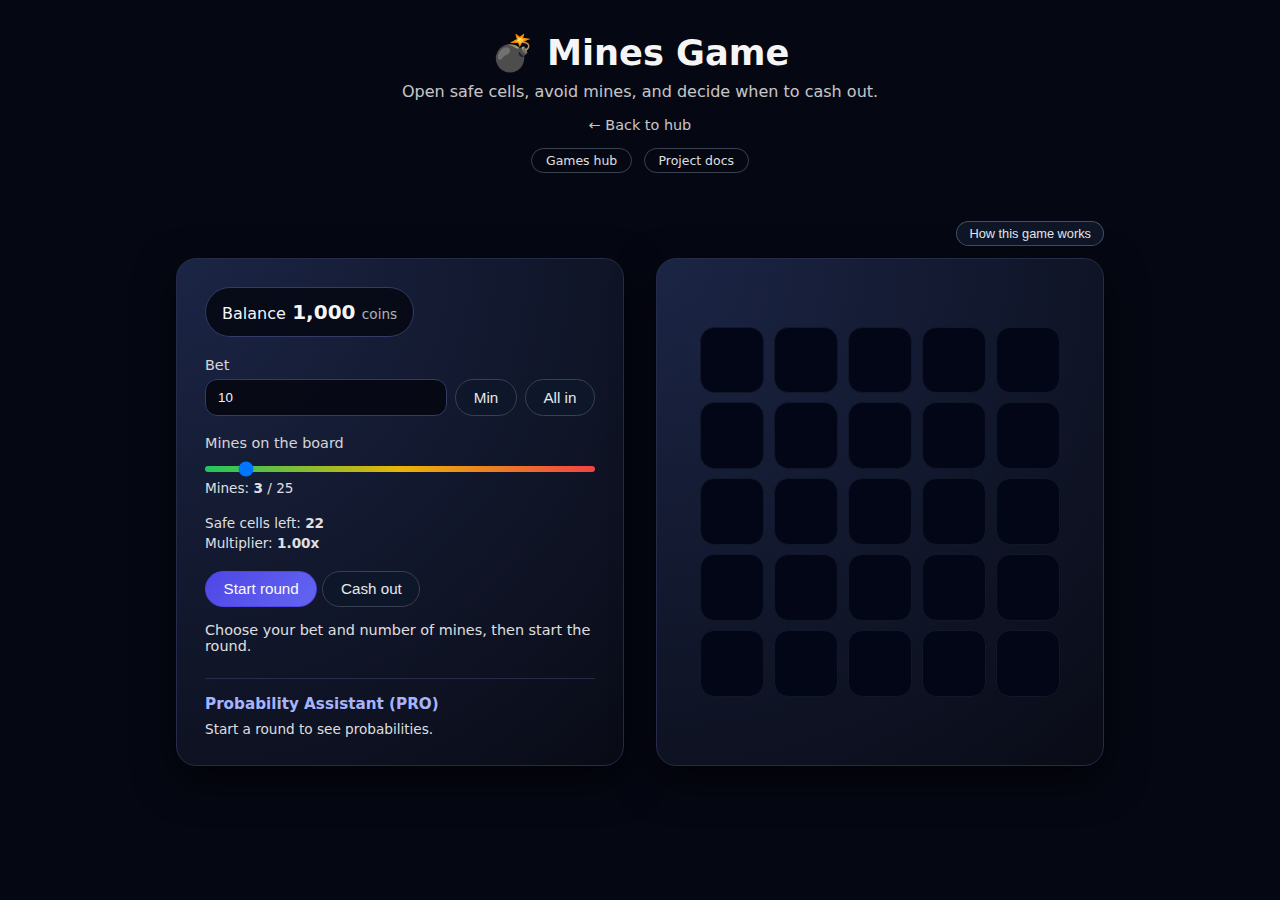
<file: probability-games-v2/public/games/mines.html>
<!DOCTYPE html>
<html lang="en">
<head>
  <meta charset="UTF-8" />
  <meta name="viewport" content="width=device-width, initial-scale=1" />

  <title>Mines Game – Probability Games v2</title>
  <meta
    name="description"
    content="Choose how many mines are hidden on the board, open safe cells and decide when to cash out."
  />

  <meta property="og:type" content="website" />
  <meta property="og:title" content="Mines Game – Probability Games v2" />
  <meta
    property="og:description"
    content="Balance risk and reward by picking the number of mines and the moment you cash out."
  />
  <meta property="og:image" content="../assets/icon.svg" />
  <meta name="twitter:card" content="summary_large_image" />

  <link rel="icon" type="image/svg+xml" href="../assets/icon.svg" />
  <link rel="apple-touch-icon" href="../assets/icon.svg" />

  <link rel="stylesheet" href="../../src/styles/base.css" />
  <link rel="stylesheet" href="../../src/styles/theme.css" />
  <link rel="stylesheet" href="../../src/games/mines/mines.css" />
</head>
<body>
  <header class="pg-header">
    <h1>💣 Mines Game</h1>
    <p class="pg-subtitle">
      Open safe cells, avoid mines, and decide when to cash out.
    </p>
    <a class="pg-link" href="../index.html">← Back to hub</a>

    <nav class="pg-nav">
      <a class="pg-nav-link" href="../index.html">Games hub</a>
      <a class="pg-nav-link" href="../../docs/index.html">Project docs</a>
    </nav>
  </header>

  <main class="pg-main pg-main-narrow">
    <div class="game-info-row">
      <button id="mines-info-open" class="game-info-btn">How this game works</button>
    </div>

    <section class="mines-layout">
      <div class="mines-panel">
        <div class="mines-balance-box" id="mines-balance-box">
          <span>Balance</span>
          <strong id="mines-balance">1,000</strong>
          <span class="mines-currency">coins</span>
        </div>

        <div class="mines-field">
          <label for="mines-bet">Bet</label>
          <div class="mines-input-row">
            <input
              id="mines-bet"
              type="number"
              min="1"
              step="1"
              value="10"
            />
            <button id="mines-bet-min" class="mines-btn-secondary">Min</button>
            <button id="mines-all-in" class="mines-btn-secondary">All in</button>
          </div>
        </div>

        <div class="mines-field">
          <label for="mines-count">Mines on the board</label>
          <input
            id="mines-count"
            type="range"
            min="1"
            max="24"
            value="3"
          />
          <div class="mines-meta">
            <span>Mines: <strong id="mines-count-value">3</strong> / 25</span>
          </div>
        </div>

        <div class="mines-field">
          <div class="mines-meta">
            <span>Safe cells left: <strong id="mines-safe-left">22</strong></span>
          </div>
          <div class="mines-meta">
            <span>Multiplier: <strong id="mines-multiplier">1.00x</strong></span>
          </div>
        </div>

        <div class="mines-actions">
          <button id="mines-start" class="mines-btn-primary">Start round</button>
          <button id="mines-cashout" class="mines-btn-secondary" disabled>
            Cash out
          </button>
        </div>

        <p class="mines-message" id="mines-message">
          Choose your bet and number of mines, then start the round.
        </p>

        <!-- START PRO FEATURE: PROBABILITY ASSISTANT -->
        <div class="mines-pro-feature" id="mines-pro-panel" style="margin-top: 1.5rem; padding-top: 1rem; border-top: 1px solid #262b4a; opacity: 0.6;">
          <h3 style="font-size: 0.95rem; color: #a5b4fc; margin-bottom: 0.5rem;">Probability Assistant (PRO)</h3>
          <p class="mines-meta" id="mines-prob-text">
            Upgrade to Pro to see the exact odds of your next move.
          </p>
        </div>
        <!-- END PRO FEATURE -->

      </div>

      <div class="mines-panel mines-board-panel">
        <div id="mines-board" class="mines-board"></div>
      </div>
    </section>
  </main>

  <div class="mines-dialog-backdrop" id="mines-dialog">
    <div class="mines-dialog">
      <h2>Go all in?</h2>
      <p>
        You are about to wager your entire balance on this round.
        If you hit a mine, you lose all of it.
      </p>
      <div class="mines-dialog-actions">
        <button id="mines-confirm-all-in" class="mines-btn-primary">Yes</button>
        <button id="mines-cancel-all-in" class="mines-btn-secondary">Cancel</button>
      </div>
    </div>
  </div>

  <div class="game-info-panel" id="mines-info-panel">
    <div class="game-info-panel-inner">
      <button class="game-info-close" id="mines-info-close">×</button>
      <h2>How the Mines Game works</h2>
      <p>
        You choose how many <strong>mines</strong> are hidden on a 5 × 5 grid.
        More mines means higher potential multipliers, but more danger.
      </p>

      <h3>Mechanics</h3>
      <ul>
        <li>You set a bet and choose the number of mines.</li>
        <li>We randomly place that many mines on the 25 cells.</li>
        <li>Each time you click a safe cell, your multiplier increases.</li>
        <li>You can <strong>cash out</strong> at any time to lock in winnings.</li>
        <li>If you hit a mine, you lose the bet and the round ends.</li>
      </ul>

      <h3>Risk vs. reward</h3>
      <ul>
        <li>Few mines → safer, but multipliers grow slowly.</li>
        <li>Many mines → very volatile, but multipliers grow fast.</li>
        <li>
          Early cashouts lock in small profit; waiting longer increases both
          reward and risk.
        </li>
      </ul>
    </div>
  </div>

  <script type="module" src="../../src/core/settings.js"></script>
  <script type="module" src="../../src/games/mines/mines.js"></script>
</body>
</html>
</file>
<file: probability-games-v2/src/styles/base.css>
* {
  box-sizing: border-box;
  margin: 0;
  padding: 0;
}

body {
  font-family: system-ui, -apple-system, BlinkMacSystemFont, sans-serif;
  background: #050712;
  color: #f5f5f5;
  min-height: 100vh;
}

a {
  color: inherit;
  text-decoration: none;
}
</file>
<file: probability-games-v2/src/styles/theme.css>
/* Global layout */

.pg-header {
  text-align: center;
  padding: 2rem 1rem 1rem;
}

.pg-header h1 {
  font-size: 2.2rem;
  font-weight: 700;
}

.pg-subtitle {
  opacity: 0.8;
  margin-top: 0.5rem;
}

.pg-main {
  max-width: 1040px;
  margin: 0 auto;
  padding: 2rem 1rem 3rem;
}

.pg-footer {
  text-align: center;
  padding: 1rem;
  opacity: 0.6;
  font-size: 0.9rem;
}

.pg-link {
  display: inline-block;
  margin-top: 1rem;
  font-size: 0.9rem;
  opacity: 0.8;
}


.pg-nav {
  margin-top: 0.85rem;
  display: flex;
  justify-content: center;
  gap: 0.75rem;
}

.pg-nav-link {
  font-size: 0.78rem;
  padding: 0.25rem 0.85rem;
  border-radius: 999px;
  border: 1px solid rgba(75, 85, 99, 0.85);
  opacity: 0.9;
}

.pg-nav-link:hover {
  background: rgba(15, 23, 42, 0.95);
  opacity: 1;
}
/* Hub cards */

.pg-cards {
  display: grid;
  grid-template-columns: repeat(3, minmax(0, 1fr));
  gap: 1.5rem;
  margin-top: 2.5rem;
}

@media (max-width: 900px) {
  .pg-cards {
    grid-template-columns: 1fr;
  }
}

.pg-card {
  background: radial-gradient(circle at top left, #1b2545, #050712);
  border-radius: 1.25rem;
  border: 1px solid #262b4a;
  padding: 1.5rem 1.7rem;
  box-shadow: 0 28px 60px rgba(0, 0, 0, 0.65);
  transition: transform 0.2s ease, box-shadow 0.2s ease,
    border-color 0.2s ease, background 0.2s ease;
}

.pg-card h2 {
  font-size: 1.2rem;
  margin-bottom: 0.4rem;
}

.pg-card p {
  opacity: 0.85;
  font-size: 0.95rem;
}

.pg-card:hover {
  transform: translateY(-2px);
  box-shadow: 0 30px 80px rgba(15, 23, 42, 0.85);
  border-color: #4f46e5;
  background: radial-gradient(circle at top left, #1f2937, #020617);
}

/* Hub wallet + stats */

.hub-row {
  display: flex;
  flex-wrap: wrap;
  gap: 1.5rem;
  align-items: flex-start;
  margin-bottom: 2.5rem;
}

.hub-wallet {
  display: inline-flex;
  flex-direction: column;
  gap: 0.25rem;
  padding: 0.9rem 1.1rem;
  border-radius: 1.25rem;
  background: rgba(15, 23, 42, 0.95);
  border: 1px solid rgba(55, 65, 81, 0.85);
  box-shadow: 0 20px 50px rgba(0, 0, 0, 0.7);
}

.hub-wallet-label {
  font-size: 0.78rem;
  color: #9ca3af;
}

.hub-wallet-row {
  display: flex;
  align-items: baseline;
  gap: 0.35rem;
}

#hub-balance {
  font-weight: 600;
  font-size: 1.05rem;
}

.hub-wallet-currency {
  font-size: 0.8rem;
  color: #9ca3af;
}

.hub-wallet-reset {
  margin-left: 0.6rem;
  border-radius: 999px;
  border: 1px solid rgba(75, 85, 99, 0.9);
  background: rgba(15, 23, 42, 0.95);
  color: #e5e7eb;
  font-size: 0.75rem;
  padding: 0.2rem 0.7rem;
  cursor: pointer;
}

.hub-wallet-reset:hover {
  background: rgba(31, 41, 55, 0.95);
}

/* Stats card */

.hub-stats-card {
  flex: 1 1 260px;
  background: radial-gradient(circle at top left, #111827, #020617);
  border-radius: 1.25rem;
  border: 1px solid #1f2937;
  padding: 1.1rem 1.25rem 1.3rem;
  box-shadow: 0 24px 60px rgba(0, 0, 0, 0.7);
}

.hub-stats-header {
  display: flex;
  justify-content: space-between;
  align-items: center;
  margin-bottom: 0.9rem;
}

.hub-stats-header span {
  font-size: 0.88rem;
  color: #d1d5db;
}

.hub-stats-reset {
  border-radius: 999px;
  border: 1px solid rgba(75, 85, 99, 0.8);
  background: transparent;
  color: #e5e7eb;
  font-size: 0.75rem;
  padding: 0.15rem 0.65rem;
  cursor: pointer;
}

.hub-stats-reset:hover {
  background: rgba(31, 41, 55, 0.8);
}

.hub-stats-grid {
  display: grid;
  grid-template-columns: repeat(2, minmax(0, 1fr));
  gap: 0.75rem 1.25rem;
}

.hub-stat {
  min-width: 0;
}

.hub-stat-wide {
  grid-column: span 2;
}

.hub-stat-label {
  font-size: 0.75rem;
  color: #9ca3af;
  margin-bottom: 0.2rem;
}

.hub-stat-value {
  font-size: 0.98rem;
  font-weight: 600;
}

/* Info panel shared styles */

.game-info-row {
  display: flex;
  justify-content: flex-end;
  margin-bottom: 0.75rem;
}

.game-info-btn {
  border-radius: 999px;
  border: 1px solid rgba(75, 85, 99, 0.9);
  background: rgba(15, 23, 42, 0.95);
  color: #e5e7eb;
  font-size: 0.8rem;
  padding: 0.25rem 0.75rem;
  cursor: pointer;
}

.game-info-btn:hover {
  background: rgba(31, 41, 55, 0.95);
}

/* Overlay panel */

.game-info-panel {
  position: fixed;
  inset: 0;
  background: rgba(3, 7, 18, 0.8);
  display: flex;
  justify-content: flex-end;
  opacity: 0;
  pointer-events: none;
  transition: opacity 0.18s ease;
  z-index: 40;
}

.game-info-panel--open {
  opacity: 1;
  pointer-events: auto;
}

.game-info-panel-inner {
  width: min(420px, 100%);
  background: radial-gradient(circle at top left, #020617, #020617);
  border-left: 1px solid #1f2937;
  padding: 1.5rem 1.6rem 1.6rem;
  overflow-y: auto;
  box-shadow: -28px 0 80px rgba(0, 0, 0, 0.8);
}

.game-info-close {
  border: none;
  background: transparent;
  color: #9ca3af;
  font-size: 1.3rem;
  cursor: pointer;
  float: right;
}

.game-info-panel-inner h2 {
  font-size: 1.1rem;
  margin: 0.3rem 0 0.8rem;
}

.game-info-panel-inner h3 {
  font-size: 0.95rem;
  margin-top: 0.9rem;
  margin-bottom: 0.25rem;
}

.game-info-panel-inner p {
  font-size: 0.85rem;
  opacity: 0.9;
  margin-bottom: 0.4rem;
}

.game-info-panel-inner ul {
  padding-left: 1.1rem;
  margin-bottom: 0.5rem;
}

.game-info-panel-inner li {
  font-size: 0.82rem;
  opacity: 0.9;
  margin-bottom: 0.25rem;
}

/* Small utility */

.pg-main-narrow {
  max-width: 960px;
}

/* --- TOAST NOTIFICATIONS --- */
#pg-toast-container {
  position: fixed;
  bottom: 2rem;
  left: 50%;
  transform: translateX(-50%);
  display: flex;
  flex-direction: column;
  gap: 0.5rem;
  z-index: 100;
  pointer-events: none;
}

.pg-toast {
  background: #1f2937;
  border: 1px solid #374151;
  border-radius: 0.75rem;
  padding: 0.75rem 1rem;
  min-width: 300px;
  box-shadow: 0 10px 30px rgba(0,0,0,0.5);
  display: flex;
  align-items: center;
  gap: 0.75rem;
  opacity: 0;
  transform: translateY(20px);
  transition: all 0.3s cubic-bezier(0.16, 1, 0.3, 1);
  pointer-events: auto;
}

.pg-toast--visible {
  opacity: 1;
  transform: translateY(0);
}

.pg-toast--achievement {
  border-color: #6366f1;
  background: radial-gradient(circle at top left, #312e81, #1e1b4b);
}

.pg-toast-icon { font-size: 1.5rem; }
.pg-toast-title { font-weight: 600; font-size: 0.9rem; color: white; }
.pg-toast-message { font-size: 0.8rem; color: #d1d5db; }

/* --- ACHIEVEMENTS MODAL --- */
.pg-achievements-list {
  display: grid;
  gap: 0.75rem;
}

.pg-achievement-card {
  display: flex;
  align-items: center;
  gap: 0.75rem;
  padding: 0.75rem;
  background: rgba(255, 255, 255, 0.03);
  border: 1px solid rgba(255, 255, 255, 0.05);
  border-radius: 0.75rem;
  opacity: 0.5; /* Locked state */
}

.pg-achievement-card--unlocked {
  opacity: 1;
  background: rgba(79, 70, 229, 0.1);
  border-color: rgba(99, 102, 241, 0.4);
}

.pg-achievement-icon { font-size: 1.5rem; filter: grayscale(1); }
.pg-achievement-card--unlocked .pg-achievement-icon { filter: grayscale(0); }

.pg-achievement-info h4 { margin: 0; font-size: 0.9rem; }
.pg-achievement-info p { margin: 0; font-size: 0.75rem; color: #9ca3af; }
</file>
<file: probability-games-v2/src/styles/settings.css>
/* Settings panel + global customization classes for Probability Games v2 */

/* --- Settings button in header --- */

.pg-settings-toggle {
  border-radius: 999px;
  border: 1px solid #374151;
  background: rgba(15, 23, 42, 0.95);
  color: #e5e7eb;
  font-size: 0.85rem;
  padding: 0.45rem 0.9rem;
  margin-right: 0.75rem;
  cursor: pointer;
  display: inline-flex;
  align-items: center;
  gap: 0.35rem;
  transition: background 0.12s ease, border-color 0.12s ease,
    transform 0.08s ease, box-shadow 0.12s ease;
}

.pg-settings-toggle::before {
  content: "⚙️";
  font-size: 0.9rem;
}

.pg-settings-toggle:hover {
  background: rgba(37, 99, 235, 0.4);
  border-color: #4f46e5;
  transform: translateY(-0.5px);
  box-shadow: 0 8px 20px rgba(79, 70, 229, 0.35);
}

/* --- Panel shell --- */

.pg-settings-backdrop {
  position: fixed;
  inset: 0;
  background: rgba(15, 23, 42, 0.8);
  display: none;
  align-items: center;
  justify-content: center;
  z-index: 80;
}

.pg-settings-backdrop--open {
  display: flex;
}

.pg-settings-panel {
  width: min(520px, 94vw);
  max-height: 90vh;
  background: #020617;
  border-radius: 1.25rem;
  border: 1px solid #374151;
  box-shadow: 0 24px 60px rgba(0, 0, 0, 0.85);
  display: flex;
  flex-direction: column;
  overflow: hidden;
}

.pg-settings-header {
  padding: 1rem 1.25rem;
  border-bottom: 1px solid #1f2937;
  display: flex;
  align-items: center;
  justify-content: space-between;
}

.pg-settings-header h2 {
  font-size: 1.1rem;
}

.pg-settings-close {
  border: none;
  background: transparent;
  color: #9ca3af;
  font-size: 1.4rem;
  cursor: pointer;
  line-height: 1;
  border-radius: 999px;
  padding: 0.1rem 0.45rem;
  transition: background 0.12s ease, color 0.12s ease;
}

.pg-settings-close:hover {
  background: rgba(31, 41, 55, 0.9);
  color: #e5e7eb;
}

.pg-settings-body {
  padding: 0.75rem 1.25rem 1rem;
  overflow-y: auto;
}

.pg-settings-section {
  margin-bottom: 1.15rem;
}

.pg-settings-section h3 {
  font-size: 0.95rem;
  margin-bottom: 0.15rem;
}

.pg-settings-help {
  font-size: 0.8rem;
  opacity: 0.8;
  margin-bottom: 0.55rem;
}

.pg-settings-options {
  display: flex;
  flex-wrap: wrap;
  gap: 0.5rem;
}

.pg-settings-options--stacked {
  flex-direction: column;
}

.pg-settings-option {
  display: inline-flex;
  align-items: center;
  gap: 0.35rem;
  font-size: 0.85rem;
  padding: 0.35rem 0.65rem;
  border-radius: 999px;
  border: 1px solid #1f2937;
  background: rgba(17, 24, 39, 0.85);
  cursor: pointer;
  transition: border-color 0.12s ease, background 0.12s ease,
    box-shadow 0.12s ease;
}

.pg-settings-option input {
  accent-color: #6366f1;
}

.pg-settings-option:hover {
  border-color: #4f46e5;
  background: rgba(30, 64, 175, 0.7);
  box-shadow: 0 0 0 1px rgba(79, 70, 229, 0.45);
}

.pg-settings-section--footer {
  border-top: 1px solid #1f2937;
  padding-top: 0.75rem;
  margin-top: 0.75rem;
}

.pg-settings-reset-btn {
  border-radius: 999px;
  border: 1px solid #4b5563;
  padding: 0.5rem 0.9rem;
  font-size: 0.85rem;
  background: rgba(15, 23, 42, 0.9);
  color: #e5e7eb;
  cursor: pointer;
  transition: background 0.12s ease, border-color 0.12s ease;
}

.pg-settings-reset-btn:hover {
  background: rgba(220, 38, 38, 0.12);
  border-color: rgba(248, 113, 113, 0.95);
}

/* --- Global behaviour classes --- */

/* Density */
body.pg-density-compact .pg-main {
  max-width: 960px;
}

body.pg-density-compact .pg-main,
body.pg-density-compact .hub-row,
body.pg-density-compact .pg-cards {
  gap: 1.25rem;
}

body.pg-density-compact .pg-card {
  padding: 1.3rem 1.4rem;
}

/* Motion */
body.pg-motion-reduced *,
body.pg-motion-reduced *::before,
body.pg-motion-reduced *::after {
  animation-duration: 0.001s !important;
  animation-iteration-count: 1 !important;
  transition: none !important;
}

/* Card style */
body.pg-card-flat .pg-card {
  box-shadow: none;
  border: 1px solid rgba(55, 65, 81, 0.9);
  background: rgba(15, 23, 42, 0.95);
}

body.pg-card-flat .pg-card:hover {
  transform: translateY(-1px);
  box-shadow: 0 6px 18px rgba(15, 23, 42, 0.9);
}

/* Theme variations */

body.pg-theme-dim {
  background: radial-gradient(circle at top, #020617, #020617);
}

body.pg-theme-dim .pg-header,
body.pg-theme-dim .pg-main,
body.pg-theme-dim .pg-footer {
  filter: brightness(0.92);
}

body.pg-theme-high-contrast {
  background: radial-gradient(circle at top, #020617, #020617);
}

body.pg-theme-high-contrast .pg-header h1,
body.pg-theme-high-contrast .pg-subtitle,
body.pg-theme-high-contrast .hub-wallet-label,
body.pg-theme-high-contrast .hub-stat-label {
  color: #f9fafb;
}

body.pg-theme-high-contrast .pg-card,
body.pg-theme-high-contrast .hub-wallet,
body.pg-theme-high-contrast .hub-stats-card {
  border-color: rgba(248, 250, 252, 0.8);
  box-shadow: 0 0 0 1px rgba(248, 250, 252, 0.3),
    0 18px 45px rgba(0, 0, 0, 0.9);
}

/* EV visibility */
body.pg-hide-ev #dice-ev,
body.pg-hide-ev #coin-ev-text,
body.pg-hide-ev #coin-edge {
  display: none;
}

/* Streak visibility */
body.pg-hide-streaks #dice-history-summary,
body.pg-hide-streaks #plinko-history-summary,
body.pg-hide-streaks #coin-stats-summary {
  display: none;
}

/* Hint visibility */
body.pg-hide-hints .dice-meta,
body.pg-hide-hints .plinko-meta,
body.pg-hide-hints .coin-meta,
body.pg-hide-hints .game-info-row {
  display: none;
}
</file>
<file: probability-games-v2/src/styles/shop.css>
.shop-layout {
  display: grid;
  gap: 2rem;
}

.shop-grid {
  display: grid;
  grid-template-columns: repeat(auto-fill, minmax(280px, 1fr));
  gap: 1.5rem;
}

.shop-card {
  background: radial-gradient(circle at top left, #1b2545, #090b16);
  border: 1px solid #262b4a;
  border-radius: 1.25rem;
  padding: 1.5rem;
  display: flex;
  flex-direction: column;
  transition: transform 0.2s ease, box-shadow 0.2s ease, border-color 0.2s ease;
  position: relative;
  overflow: hidden;
}

.shop-card:hover {
  transform: translateY(-4px);
  box-shadow: 0 20px 50px rgba(0, 0, 0, 0.6);
  border-color: #4f46e5;
}

.shop-card--owned {
  border-color: #10b981;
  background: radial-gradient(circle at top left, #064e3b, #020617);
}

.shop-card--equipped {
  border-color: #f59e0b; /* Gold border for equipped */
  box-shadow: 0 0 20px rgba(245, 158, 11, 0.2);
}

.shop-icon-box {
  height: 100px;
  background: rgba(2, 6, 23, 0.5);
  border-radius: 0.75rem;
  display: flex;
  align-items: center;
  justify-content: center;
  font-size: 3.5rem;
  margin-bottom: 1rem;
}

.shop-info h3 {
  font-size: 1.1rem;
  margin-bottom: 0.25rem;
}

.shop-info p {
  font-size: 0.85rem;
  color: #9ca3af;
  margin-bottom: 1.25rem;
  min-height: 2.5em;
}

.shop-actions {
  margin-top: auto;
}

.shop-btn {
  width: 100%;
  padding: 0.6rem;
  border-radius: 999px;
  border: none;
  font-weight: 600;
  cursor: pointer;
  transition: all 0.15s ease;
}

.shop-btn--buy {
  background: linear-gradient(135deg, #4f46e5, #6366f1);
  color: white;
}
.shop-btn--buy:hover { box-shadow: 0 0 15px rgba(99, 102, 241, 0.5); }

.shop-btn--equip {
  background: #1f2937;
  color: #e5e7eb;
  border: 1px solid #374151;
}
.shop-btn--equip:hover { background: #374151; }

.shop-btn--equipped {
  background: #f59e0b;
  color: #000;
  cursor: default;
}

.shop-price {
  font-size: 0.9rem;
  opacity: 0.9;
}
</file>
<file: probability-games-v2/src/games/blackjack/blackjack.css>
/* Blackjack layout */

.bj-layout {
  display: grid;
  grid-template-columns: minmax(0, 0.95fr) minmax(0, 1.3fr);
  gap: 2rem;
}

@media (max-width: 900px) {
  .bj-layout {
    grid-template-columns: 1fr;
  }
}

.bj-panel {
  background: radial-gradient(circle at top left, #1b2545, #090b16);
  border-radius: 1.25rem;
  border: 1px solid #262b4a;
  padding: 1.75rem;
  box-shadow: 0 14px 40px rgba(0, 0, 0, 0.55);
}

.bj-table-panel {
  display: flex;
  flex-direction: column;
  gap: 1.5rem;
}

/* Balance */

.bj-balance-box {
  display: inline-flex;
  align-items: baseline;
  gap: 0.4rem;
  padding: 0.75rem 1rem;
  border-radius: 999px;
  background: rgba(5, 7, 18, 0.85);
  border: 1px solid #343b64;
  margin-bottom: 1.25rem;
}

.bj-balance-box strong {
  font-size: 1.25rem;
}

.bj-currency {
  opacity: 0.7;
  font-size: 0.85rem;
}

/* Fields */

.bj-field {
  margin-bottom: 1.25rem;
}

.bj-field label {
  display: block;
  font-size: 0.9rem;
  margin-bottom: 0.4rem;
  opacity: 0.85;
}

.bj-input-row {
  display: flex;
  gap: 0.5rem;
}

.bj-input-row input[type="number"] {
  flex: 1;
  padding: 0.5rem 0.75rem;
  border-radius: 0.75rem;
  border: 1px solid #343b64;
  background: rgba(5, 7, 18, 0.9);
  color: #f5f5f5;
}

.bj-input-row input[type="number"]:focus {
  outline: none;
  border-color: #5865f2;
}

.bj-meta {
  font-size: 0.85rem;
  margin-top: 0.45rem;
  opacity: 0.85;
}

/* Buttons */

.bj-btn-primary,
.bj-btn-secondary {
  border-radius: 999px;
  border: 1px solid transparent;
  padding: 0.55rem 1.1rem;
  font-size: 0.95rem;
  cursor: pointer;
  transition: transform 0.08s ease, box-shadow 0.1s ease, background 0.1s ease,
    border-color 0.1s ease, opacity 0.1s ease;
}

.bj-btn-primary {
  background: linear-gradient(135deg, #4f46e5, #6366f1);
  border-color: #4f46e5;
  color: #f9fafb;
  width: 100%;
  margin-top: 0.75rem;
}

.bj-btn-primary:hover:not(:disabled) {
  transform: translateY(-1px);
  box-shadow: 0 10px 26px rgba(88, 101, 242, 0.55);
}

.bj-btn-primary:disabled {
  opacity: 0.5;
  cursor: not-allowed;
}

.bj-btn-secondary {
  background: rgba(15, 23, 42, 0.95);
  border-color: #374151;
  color: #e5e7eb;
}

.bj-btn-secondary:hover:not(:disabled) {
  background: rgba(30, 64, 175, 0.4);
  border-color: #4b5563;
}

.bj-btn-secondary:disabled {
  opacity: 0.45;
  cursor: not-allowed;
}

.bj-actions {
  display: flex;
  flex-wrap: wrap;
  gap: 0.5rem;
  margin-top: 0.15rem;
}

/* Status */

.bj-status {
  margin-top: 1rem;
  font-size: 0.9rem;
  opacity: 0.9;
}

.bj-status--good {
  color: #4ade80;
}

.bj-status--bad {
  color: #f97373;
}

/* Table & hands */

.bj-table {
  display: flex;
  flex-direction: column;
  gap: 1.25rem;
}

.bj-hand {
  padding: 1rem 1.1rem;
  border-radius: 1rem;
  background: rgba(15, 23, 42, 0.9);
  border: 1px solid #1f2937;
  transition: box-shadow 0.25s ease, border-color 0.25s ease,
    transform 0.12s ease;
}

.bj-hand--player {
  border-color: rgba(59, 130, 246, 0.7);
}

.bj-hand-header {
  display: flex;
  justify-content: space-between;
  align-items: baseline;
  margin-bottom: 0.5rem;
  font-size: 0.9rem;
  opacity: 0.9;
}

.bj-cards {
  display: flex;
  flex-wrap: wrap;
  gap: 0.5rem;
}

/* Card base – bigger & calmer */

.bj-card {
  width: 68px;
  height: 96px;
  border-radius: 0.6rem;
  border: 1px solid #4b5563;
  background: radial-gradient(circle at top left, #111827, #020617);
  display: flex;
  flex-direction: column;
  align-items: center;
  justify-content: center;
  font-size: 1.1rem;
  gap: 0.2rem;
  box-shadow: 0 8px 18px rgba(0, 0, 0, 0.55);
  backface-visibility: hidden;
}

.bj-card-rank {
  font-weight: 600;
}

.bj-card-suit {
  font-size: 1rem;
  opacity: 0.9;
}

/* Red suits */

.bj-card--red .bj-card-rank,
.bj-card--red .bj-card-suit {
  color: #f97373;
}

/* Hidden / back */

.bj-card--hidden {
  background: linear-gradient(135deg, #1f2937, #020617);
  border-style: dashed;
  justify-content: center;
}

.bj-card-back {
  font-size: 1.4rem;
  opacity: 0.7;
}

/* Card animations – slowed down */

@keyframes bjCardEnter {
  from {
    transform: translateY(-14px) scale(0.9);
    opacity: 0;
  }
  to {
    transform: translateY(0) scale(1);
    opacity: 1;
  }
}

@keyframes bjCardFlip {
  from {
    transform: rotateY(90deg);
    opacity: 0;
  }
  to {
    transform: rotateY(0deg);
    opacity: 1;
  }
}

.bj-card--enter {
  animation: bjCardEnter 0.38s ease-out;
}

.bj-card--flip {
  animation: bjCardFlip 0.45s ease-out;
  transform-origin: center;
}

/* Hand result highlights */

@keyframes bjHandGlowWin {
  from {
    box-shadow: 0 0 0 rgba(34, 197, 94, 0.0);
    border-color: rgba(34, 197, 94, 0.0);
  }
  50% {
    box-shadow: 0 0 26px rgba(34, 197, 94, 0.65);
    border-color: rgba(34, 197, 94, 0.95);
  }
  to {
    box-shadow: 0 0 0 rgba(34, 197, 94, 0.0);
    border-color: rgba(34, 197, 94, 0.3);
  }
}

@keyframes bjHandGlowLoss {
  from {
    box-shadow: 0 0 0 rgba(248, 113, 113, 0.0);
    border-color: rgba(248, 113, 113, 0.0);
  }
  50% {
    box-shadow: 0 0 26px rgba(248, 113, 113, 0.65);
    border-color: rgba(248, 113, 113, 0.95);
  }
  to {
    box-shadow: 0 0 0 rgba(248, 113, 113, 0.0);
    border-color: rgba(248, 113, 113, 0.3);
  }
}

@keyframes bjHandShakeBust {
  0% {
    transform: translateX(0);
  }
  25% {
    transform: translateX(-4px);
  }
  50% {
    transform: translateX(4px);
  }
  75% {
    transform: translateX(-2px);
  }
  100% {
    transform: translateX(0);
  }
}

.bj-hand--flash-win {
  animation: bjHandGlowWin 0.7s ease-out;
}

.bj-hand--flash-loss {
  animation: bjHandGlowLoss 0.7s ease-out;
}

.bj-hand--flash-bust {
  animation: bjHandShakeBust 0.45s ease-out, bjHandGlowLoss 0.7s ease-out;
}

/* History */

.bj-history {
  margin-top: 0.25rem;
}

.bj-history-header {
  display: flex;
  justify-content: space-between;
  align-items: baseline;
  margin-bottom: 0.75rem;
}

.bj-history-header h2 {
  font-size: 1rem;
}

#bj-history-list {
  list-style: none;
  padding: 0;
  margin: 0;
  max-height: 240px;
  overflow-y: auto;
  display: flex;
  flex-direction: column-reverse;
  gap: 0.45rem;
}

.bj-history-item {
  padding: 0.45rem 0.7rem;
  border-radius: 0.75rem;
  background: rgba(15, 23, 42, 0.85);
  border: 1px solid #1f2937;
  display: flex;
  justify-content: space-between;
  font-size: 0.8rem;
  gap: 0.75rem;
}

.bj-history-item span {
  white-space: nowrap;
}

.bj-history-item--win {
  border-color: rgba(74, 222, 128, 0.55);
}

.bj-history-item--loss {
  border-color: rgba(248, 113, 113, 0.55);
}

/* Balance flash */

.bj-balance-box--win {
  background: rgba(22, 163, 74, 0.15);
  border-color: rgba(34, 197, 94, 0.7);
}

.bj-balance-box--loss {
  background: rgba(220, 38, 38, 0.18);
  border-color: rgba(248, 113, 113, 0.9);
}

/* Dialog */

.bj-dialog-backdrop {
  position: fixed;
  inset: 0;
  background: rgba(15, 23, 42, 0.8);
  display: none;
  align-items: center;
  justify-content: center;
  z-index: 40;
}

.bj-dialog-backdrop--open {
  display: flex;
}

.bj-dialog {
  background: #020617;
  border-radius: 1rem;
  border: 1px solid #374151;
  padding: 1.5rem;
  max-width: 360px;
  width: 90%;
  box-shadow: 0 16px 40px rgba(0, 0, 0, 0.7);
}

.bj-dialog h2 {
  margin-bottom: 0.5rem;
}

.bj-dialog p {
  font-size: 0.9rem;
  opacity: 0.9;
}

.bj-dialog-actions {
  display: flex;
  justify-content: flex-end;
  gap: 0.5rem;
  margin-top: 1.3rem;
}

/* SKINS */
.bj-card--cyberpunk {
  border: 1px solid #a855f7;
  background: radial-gradient(circle at center, #1e1b4b, #000);
  box-shadow: 0 0 15px rgba(168, 85, 247, 0.4);
  font-family: 'Courier New', monospace;
}
.bj-card--cyberpunk .bj-card-rank, .bj-card--cyberpunk .bj-card-suit {
  color: #d8b4fe !important;
  text-shadow: 0 0 5px #d8b4fe;
}
.bj-card--cyberpunk.bj-card--red .bj-card-rank, 
.bj-card--cyberpunk.bj-card--red .bj-card-suit {
  color: #f472b6 !important;
  text-shadow: 0 0 5px #f472b6;
}
</file>
<file: probability-games-v2/src/games/coinflip/coinflip.css>
/* Layout */
.coin-layout {
  display: grid;
  grid-template-columns: minmax(0, 1.1fr) minmax(0, 1.1fr);
  gap: 2rem;
}

@media (max-width: 900px) {
  .coin-layout {
    grid-template-columns: 1fr;
  }
}

/* Panels */

.coin-panel {
  background: radial-gradient(circle at top left, #1b2545, #090b16);
  border-radius: 1.25rem;
  border: 1px solid #262b4a;
  padding: 1.75rem;
  box-shadow: 0 14px 40px rgba(0, 0, 0, 0.55);
}

.coin-right-panel {
  display: flex;
  flex-direction: column;
  gap: 1.25rem;
}

/* Balance & inputs */

.coin-balance-box {
  display: inline-flex;
  align-items: baseline;
  gap: 0.4rem;
  padding: 0.75rem 1rem;
  border-radius: 999px;
  background: rgba(5, 7, 18, 0.85);
  border: 1px solid #343b64;
  margin-bottom: 1.25rem;
}

.coin-balance-box strong {
  font-size: 1.25rem;
}

.coin-currency {
  opacity: 0.7;
  font-size: 0.85rem;
}

.coin-field {
  margin-bottom: 1.25rem;
}

.coin-field label {
  display: block;
  font-size: 0.9rem;
  margin-bottom: 0.4rem;
  opacity: 0.85;
}

.coin-input-row {
  display: flex;
  gap: 0.5rem;
  flex-wrap: wrap;
}

.coin-input-row input[type="number"] {
  flex: 1;
  padding: 0.55rem 0.75rem;
  border-radius: 0.75rem;
  border: 1px solid #343b64;
  background: rgba(5, 7, 18, 0.9);
  color: #f5f5f5;
}

.coin-input-row input[type="number"]:focus {
  outline: none;
  border-color: #5865f2;
}

.coin-meta {
  font-size: 0.85rem;
  margin-top: 0.45rem;
  opacity: 0.9;
}

/* Buttons */

.coin-btn-primary,
.coin-btn-secondary {
  border-radius: 999px;
  border: 1px solid transparent;
  padding: 0.55rem 1.1rem;
  font-size: 0.95rem;
  cursor: pointer;
  transition: transform 0.08s ease, box-shadow 0.1s ease, background 0.1s ease,
    border-color 0.1s ease, opacity 0.1s ease;
}

.coin-btn-primary {
  width: 100%;
  margin-top: 0.5rem;
  background: linear-gradient(135deg, #4f46e5, #6366f1);
  border-color: #4f46e5;
  color: #f9fafb;
}

.coin-btn-primary:hover:not(:disabled) {
  transform: translateY(-1px);
  box-shadow: 0 10px 26px rgba(88, 101, 242, 0.55);
}

.coin-btn-primary:disabled {
  opacity: 0.5;
  cursor: not-allowed;
}

.coin-btn-secondary {
  background: rgba(15, 23, 42, 0.95);
  border: 1px solid #374151;
  color: #e5e7eb;
}

.coin-btn-secondary:hover:not(:disabled) {
  background: rgba(30, 64, 175, 0.4);
  border-color: #4b5563;
}

.coin-btn-secondary:disabled {
  opacity: 0.5;
  cursor: not-allowed;
}

.coin-auto-stop {
  border-color: rgba(248, 113, 113, 0.8);
  color: rgba(248, 113, 113, 0.95);
}

.coin-auto-stop:hover:not(:disabled) {
  background: rgba(248, 113, 113, 0.18);
  border-color: rgba(248, 113, 113, 1);
}

/* Side toggle */

.coin-side-toggle {
  display: inline-flex;
  padding: 0.15rem;
  border-radius: 999px;
  background: rgba(15, 23, 42, 0.9);
  border: 1px solid #1f2937;
  gap: 0.25rem;
}

.coin-side-btn {
  border-radius: 999px;
  border: 1px solid #374151;
  background: rgba(15, 23, 42, 0.95);
  font-size: 0.85rem;
  padding: 0.35rem 0.95rem;
  color: #e5e7eb;
  cursor: pointer;
  transition: background 0.1s ease, border-color 0.1s ease, transform 0.08s ease;
}

.coin-side-btn:hover {
  background: rgba(37, 99, 235, 0.4);
  border-color: #4b5563;
}

.coin-side-btn--active {
  background: linear-gradient(135deg, #4f46e5, #6366f1);
  border-color: #4f46e5;
}

/* Messages */

.coin-message {
  margin-top: 1rem;
  font-size: 0.9rem;
  opacity: 0.9;
}

.coin-message--good {
  color: #4ade80;
}

.coin-message--bad {
  color: #f97373;
}

/* Balance flash */

.coin-balance-box--win {
  background: rgba(22, 163, 74, 0.15);
  border-color: rgba(34, 197, 94, 0.7);
}

.coin-balance-box--loss {
  background: rgba(220, 38, 38, 0.18);
  border-color: rgba(248, 113, 113, 0.9);
}

/* Coin display */

.coin-display-wrapper {
  display: flex;
  align-items: center;
  justify-content: center;
  padding-top: 0.5rem;
}

.coin-display {
  position: relative;
  width: 160px;
  height: 160px;
}

.coin-circle {
  position: absolute;
  inset: 0;
  margin: auto;
  width: 140px;
  height: 140px;
  border-radius: 50%;
  background: radial-gradient(circle at 30% 20%, #f9fafb, #9ca3af);
  box-shadow: 0 20px 45px rgba(0, 0, 0, 0.7);
  display: flex;
  align-items: center;
  justify-content: center;
  font-size: 3.25rem;
  font-weight: 700;
  color: #111827;
  text-shadow: 0 1px 2px rgba(255, 255, 255, 0.75);
  transform-origin: center;
}

.coin-circle--animating {
  animation: coin-spin 0.45s cubic-bezier(0.34, 1.56, 0.64, 1) forwards;
}

.coin-shadow {
  position: absolute;
  bottom: 8px;
  left: 50%;
  width: 110px;
  height: 18px;
  transform: translateX(-50%);
  background: radial-gradient(circle, rgba(0, 0, 0, 0.6), transparent 70%);
  filter: blur(2px);
  opacity: 0.85;
}

@keyframes coin-spin {
  0% {
    transform: translateY(0) rotateX(0deg);
  }
  50% {
    transform: translateY(-18px) rotateX(360deg);
  }
  100% {
    transform: translateY(0) rotateX(720deg);
  }
}

/* History */

.coin-history {
  margin-top: 1.25rem;
}

.coin-history-header {
  display: flex;
  justify-content: space-between;
  align-items: baseline;
  margin-bottom: 0.75rem;
}

.coin-history-header h2 {
  font-size: 1rem;
}

#coin-history-list {
  list-style: none;
  padding: 0;
  margin: 0;
  max-height: 260px;
  overflow-y: auto;
  display: flex;
  flex-direction: column-reverse;
  gap: 0.45rem;
}

.coin-history-item {
  padding: 0.45rem 0.7rem;
  border-radius: 0.75rem;
  background: rgba(15, 23, 42, 0.85);
  border: 1px solid #1f2937;
  display: flex;
  justify-content: space-between;
  font-size: 0.8rem;
  gap: 0.75rem;
}

.coin-history-item span {
  white-space: nowrap;
}

.coin-history-item--win {
  border-color: rgba(74, 222, 128, 0.55);
}

.coin-history-item--loss {
  border-color: rgba(248, 113, 113, 0.55);
}

/* Stats summary line */

#coin-stats-summary {
  font-size: 0.85rem;
  opacity: 0.95;
}

/* Dialog */

.coin-dialog-backdrop {
  position: fixed;
  inset: 0;
  background: rgba(15, 23, 42, 0.8);
  display: none;
  align-items: center;
  justify-content: center;
  z-index: 40;
}

.coin-dialog-backdrop--open {
  display: flex;
}

.coin-dialog {
  background: #020617;
  border-radius: 1rem;
  border: 1px solid #374151;
  padding: 1.5rem;
  max-width: 360px;
  width: 90%;
  box-shadow: 0 16px 40px rgba(0, 0, 0, 0.7);
}

.coin-dialog h2 {
  margin-bottom: 0.5rem;
}

.coin-dialog p {
  font-size: 0.9rem;
  opacity: 0.9;
}

.coin-dialog-actions {
  display: flex;
  justify-content: flex-end;
  gap: 0.5rem;
  margin-top: 1.3rem;
}
</file>
<file: probability-games-v2/src/games/crash/crash.css>
/* Layout */
.crash-layout {
  display: grid;
  grid-template-columns: minmax(0, 1fr) minmax(0, 1.4fr);
  gap: 2rem;
}

@media (max-width: 900px) {
  .crash-layout {
    grid-template-columns: 1fr;
  }
}

.crash-panel {
  background: radial-gradient(circle at top left, #1b2545, #090b16);
  border-radius: 1.25rem;
  border: 1px solid #262b4a;
  padding: 1.75rem;
  box-shadow: 0 14px 40px rgba(0, 0, 0, 0.55);
}

.crash-display-panel {
  display: flex;
  flex-direction: column;
  gap: 1rem;
}

/* Balance & Inputs */
.crash-balance-box {
  display: inline-flex;
  align-items: baseline;
  gap: 0.4rem;
  padding: 0.75rem 1rem;
  border-radius: 999px;
  background: rgba(5, 7, 18, 0.85);
  border: 1px solid #343b64;
  margin-bottom: 1.25rem;
}

.crash-balance-box strong { font-size: 1.25rem; }
.crash-currency { opacity: 0.7; font-size: 0.85rem; }

.crash-field { margin-bottom: 1.25rem; }
.crash-field label {
  display: block;
  font-size: 0.9rem;
  margin-bottom: 0.4rem;
  opacity: 0.85;
}

.crash-input-row { display: flex; gap: 0.5rem; align-items: center; }
.crash-input-row input {
  flex: 1;
  padding: 0.5rem 0.75rem;
  border-radius: 0.75rem;
  border: 1px solid #343b64;
  background: rgba(5, 7, 18, 0.9);
  color: #f5f5f5;
}
.crash-suffix { font-size: 0.9rem; opacity: 0.6; padding-right: 0.5rem; }

.crash-meta {
  font-size: 0.8rem;
  opacity: 0.7;
  margin-top: 0.35rem;
}

/* Actions */
.crash-btn-primary, .crash-btn-secondary, .crash-btn-action {
  border-radius: 999px;
  border: 1px solid transparent;
  padding: 0.55rem 1.1rem;
  font-size: 0.95rem;
  cursor: pointer;
  transition: all 0.1s ease;
}

.crash-btn-primary {
  width: 100%;
  background: linear-gradient(135deg, #4f46e5, #6366f1);
  color: white;
}
.crash-btn-primary:hover { box-shadow: 0 0 15px rgba(99, 102, 241, 0.5); }

.crash-btn-secondary {
  background: rgba(15, 23, 42, 0.95);
  border-color: #374151;
  color: #e5e7eb;
}

.crash-btn-action {
  width: 100%;
  background: #22c55e; /* Green for eject */
  color: #050712;
  font-weight: 800;
  display: none; /* Hidden by default */
}
.crash-btn-action:hover {
  background: #4ade80;
  box-shadow: 0 0 20px rgba(74, 222, 128, 0.6);
}

.crash-status { margin-top: 1rem; font-size: 0.9rem; opacity: 0.9; }

/* Canvas Container */
.crash-graph-container {
  position: relative;
  width: 100%;
  height: 320px;
  background: #020617;
  border-radius: 1rem;
  border: 1px solid #1f2937;
  overflow: hidden;
}

#crash-canvas { width: 100%; height: 100%; display: block; }

.crash-overlay {
  position: absolute;
  inset: 0;
  display: flex;
  flex-direction: column;
  align-items: center;
  justify-content: center;
  pointer-events: none;
}

#crash-current-mult {
  font-size: 3.5rem;
  font-weight: 800;
  text-shadow: 0 2px 10px rgba(0,0,0,0.8);
}

/* History */
.crash-history-row {
  display: flex;
  gap: 0.5rem;
  overflow-x: auto;
  padding-bottom: 0.5rem;
}

.crash-badge {
  padding: 0.25rem 0.6rem;
  border-radius: 6px;
  background: #1f2937;
  font-size: 0.8rem;
  font-weight: 600;
  white-space: nowrap;
}
.crash-badge--high { color: #4ade80; border: 1px solid rgba(74, 222, 128, 0.3); }
.crash-badge--low { color: #f97373; border: 1px solid rgba(249, 115, 115, 0.3); }

/* Pro Risk Meter */
.crash-risk-meter {
  height: 8px;
  background: #1f2937;
  border-radius: 999px;
  margin-top: 0.5rem;
  overflow: hidden;
}
.crash-risk-bar {
  height: 100%;
  width: 0%;
  background: linear-gradient(to right, #22c55e, #eab308, #ef4444);
  transition: width 0.1s linear;
}

/* Balance flash animations */
.crash-balance-box--win {
  background: rgba(22, 163, 74, 0.15);
  border-color: rgba(34, 197, 94, 0.7);
}
.crash-balance-box--loss {
  background: rgba(220, 38, 38, 0.18);
  border-color: rgba(248, 113, 113, 0.9);
}
</file>
<file: probability-games-v2/src/games/dice/dice.css>
.dice-layout {
  display: grid;
  grid-template-columns: minmax(0, 1.1fr) minmax(0, 1.1fr);
  gap: 2rem;
}

@media (max-width: 800px) {
  .dice-layout {
    grid-template-columns: 1fr;
  }
}

.dice-panel {
  background: radial-gradient(circle at top left, #1b2545, #090b16);
  border-radius: 1.25rem;
  border: 1px solid #262b4a;
  padding: 1.75rem;
  box-shadow: 0 14px 40px rgba(0, 0, 0, 0.55);
}

.dice-right-panel {
  display: flex;
  flex-direction: column;
  gap: 1.5rem;
}

.dice-balance-box {
  display: inline-flex;
  align-items: baseline;
  gap: 0.4rem;
  padding: 0.75rem 1rem;
  border-radius: 999px;
  background: rgba(5, 7, 18, 0.85);
  border: 1px solid #343b64;
  margin-bottom: 1.25rem;
}

.dice-balance-box strong {
  font-size: 1.25rem;
}

.dice-currency {
  opacity: 0.7;
  font-size: 0.85rem;
}

.dice-field {
  margin-bottom: 1.25rem;
}

.dice-field label {
  display: block;
  font-size: 0.9rem;
  margin-bottom: 0.4rem;
  opacity: 0.85;
}

.dice-input-row {
  display: flex;
  gap: 0.5rem;
}

.dice-input-row input[type="number"] {
  flex: 1;
  padding: 0.5rem 0.75rem;
  border-radius: 0.75rem;
  border: 1px solid #343b64;
  background: rgba(5, 7, 18, 0.9);
  color: #f5f5f5;
}

.dice-input-row input[type="number"]:focus {
  outline: none;
  border-color: #5865f2;
}

.dice-slider-wrapper {
  position: relative;
  margin-top: 0.25rem;
}

.dice-slider-wrapper input[type="range"] {
  width: 100%;
  appearance: none;
  background: linear-gradient(to right, #22c55e, #eab308, #ef4444);
  height: 0.4rem;
  border-radius: 999px;
  outline: none;
}

.dice-slider-wrapper input[type="range"]::-webkit-slider-thumb,
.dice-slider-wrapper input[type="range"]::-moz-range-thumb {
  appearance: none;
  width: 1.25rem;
  height: 1.25rem;
  border-radius: 999px;
  background: #f9fafb;
  cursor: pointer;
  border: 2px solid #111827;
}

.dice-slider-value {
  position: absolute;
  top: -1.9rem;
  transform: translateX(-50%);
  padding: 0.2rem 0.55rem;
  font-size: 0.8rem;
  border-radius: 999px;
  background: #111827;
  border: 1px solid #4b5563;
}

.dice-meta {
  font-size: 0.85rem;
  margin-top: 0.45rem;
  opacity: 0.85;
}

.dice-btn-primary,
.dice-btn-secondary {
  border-radius: 999px;
  border: 1px solid transparent;
  padding: 0.55rem 1.1rem;
  font-size: 0.95rem;
  cursor: pointer;
  transition: transform 0.08s ease, box-shadow 0.1s ease, background 0.1s ease,
    border-color 0.1s ease, opacity 0.1s ease;
}

.dice-btn-primary {
  background: linear-gradient(135deg, #4f46e5, #6366f1);
  border-color: #4f46e5;
  color: #f9fafb;
  width: 100%;
  margin-top: 0.5rem;
}

.dice-btn-primary:hover {
  transform: translateY(-1px);
  box-shadow: 0 10px 26px rgba(88, 101, 242, 0.55);
}

.dice-btn-secondary {
  background: rgba(15, 23, 42, 0.95);
  border-color: #374151;
  color: #e5e7eb;
}

.dice-btn-secondary:hover {
  background: rgba(30, 64, 175, 0.4);
  border-color: #4b5563;
}

.dice-result {
  margin-top: 0.9rem;
  font-size: 0.95rem;
}

.dice-result--win {
  color: #4ade80;
}

.dice-result--loss {
  color: #f97373;
}

.dice-display {
  width: 140px;
  height: 140px;
  margin: 0 auto;
  border-radius: 1.25rem;
  border: 1px solid #4b5563;
  background: radial-gradient(circle at top left, #1f2937, #020617);
  display: flex;
  align-items: center;
  justify-content: center;
  font-size: 3rem;
  font-weight: 700;
  box-shadow: inset 0 0 18px rgba(0, 0, 0, 0.6);
  transition: transform 0.25s ease;
}

.dice-display--rolling {
  transform: rotate(540deg) scale(1.05);
}

.dice-history {
  margin-top: 1.5rem;
}

.dice-history-header {
  display: flex;
  justify-content: space-between;
  align-items: baseline;
  margin-bottom: 0.75rem;
}

.dice-history-header h2 {
  font-size: 1rem;
}

#dice-history-list {
  list-style: none;
  display: flex;
  flex-direction: column-reverse;
  gap: 0.5rem;
  padding: 0;
  margin: 0;
  max-height: 260px;
  overflow-y: auto;
}

.dice-history-item {
  padding: 0.55rem 0.7rem;
  border-radius: 0.75rem;
  background: rgba(15, 23, 42, 0.85);
  border: 1px solid #1f2937;
  display: flex;
  justify-content: space-between;
  font-size: 0.8rem;
  gap: 0.75rem;
}

.dice-history-item--win {
  border-color: rgba(74, 222, 128, 0.55);
}

.dice-history-item--loss {
  border-color: rgba(248, 113, 113, 0.55);
}

.dice-history-item span {
  white-space: nowrap;
}

/* Dialog */

.dice-dialog-backdrop {
  position: fixed;
  inset: 0;
  background: rgba(15, 23, 42, 0.8);
  display: none;
  align-items: center;
  justify-content: center;
  z-index: 40;
}

.dice-dialog-backdrop--open {
  display: flex;
}

.dice-dialog {
  background: #020617;
  border-radius: 1rem;
  border: 1px solid #374151;
  padding: 1.5rem;
  max-width: 360px;
  width: 90%;
  box-shadow: 0 16px 40px rgba(0, 0, 0, 0.7);
}

.dice-dialog h2 {
  margin-bottom: 0.5rem;
}

.dice-dialog p {
  font-size: 0.9rem;
  opacity: 0.9;
}

.dice-dialog-actions {
  display: flex;
  justify-content: flex-end;
  gap: 0.5rem;
  margin-top: 1.3rem;
}

/* Balance flash colors */

.dice-balance-box--win {
  background: rgba(22, 163, 74, 0.15);
  border-color: rgba(34, 197, 94, 0.7);
}

.dice-balance-box--loss {
  background: rgba(220, 38, 38, 0.18);
  border-color: rgba(248, 113, 113, 0.9);
}
</file>
<file: probability-games-v2/src/games/market/market.css>
.market-layout {
  display: grid;
  grid-template-columns: 1fr 1.6fr;
  gap: 1.5rem;
}

@media (max-width: 900px) {
  .market-layout { grid-template-columns: 1fr; }
}

.market-panel {
  background: radial-gradient(circle at top left, #1b2545, #090b16);
  border-radius: 1.25rem;
  border: 1px solid #262b4a;
  padding: 1.5rem;
  box-shadow: 0 14px 40px rgba(0,0,0,0.55);
}

.market-balance-box {
  background: rgba(5, 7, 18, 0.85);
  border: 1px solid #343b64;
  border-radius: 999px;
  padding: 0.6rem 1rem;
  display: inline-flex;
  align-items: baseline;
  gap: 0.4rem;
  margin-bottom: 1.5rem;
}
.market-balance-box strong { font-size: 1.1rem; }
.market-currency { font-size: 0.8rem; opacity: 0.7; }

/* Chart Area */
.market-chart-panel {
  display: flex;
  flex-direction: column;
  padding: 0; /* Let canvas touch edges or have internal padding */
  overflow: hidden;
  background: #020617;
}

.market-chart-header {
  padding: 1rem 1.5rem;
  border-bottom: 1px solid #1f2937;
  display: flex;
  justify-content: space-between;
  align-items: center;
}

.market-pair { font-weight: 600; color: #9ca3af; }
.market-price { font-size: 1.5rem; font-weight: 700; font-family: 'Courier New', monospace; }

.market-canvas-wrapper {
  position: relative;
  flex: 1;
  min-height: 350px;
}
#market-canvas { width: 100%; height: 100%; display: block; }

/* Controls */
.market-field { margin-bottom: 1.2rem; }
.market-field label { display: block; font-size: 0.85rem; margin-bottom: 0.4rem; opacity: 0.8; }

.market-input-row { display: flex; gap: 0.5rem; }
.market-input-row input {
  flex: 1;
  padding: 0.5rem;
  border-radius: 0.5rem;
  border: 1px solid #343b64;
  background: rgba(5, 7, 18, 0.9);
  color: #fff;
}

.market-btn-sec {
  background: #1f2937;
  border: 1px solid #374151;
  color: #e5e7eb;
  padding: 0 0.8rem;
  border-radius: 0.5rem;
  cursor: pointer;
}

.market-slider { width: 100%; accent-color: #6366f1; }
.market-meta { font-size: 0.75rem; opacity: 0.6; margin-top: 0.3rem; }

.market-actions {
  display: grid;
  grid-template-columns: 1fr 1fr;
  gap: 0.75rem;
  margin-top: 1.5rem;
}

.market-btn-long, .market-btn-short {
  padding: 0.8rem;
  border-radius: 0.75rem;
  border: none;
  font-weight: 700;
  cursor: pointer;
  transition: transform 0.1s;
}
.market-btn-long { background: #22c55e; color: #022c22; }
.market-btn-long:hover { background: #4ade80; }

.market-btn-short { background: #ef4444; color: #450a0a; }
.market-btn-short:hover { background: #f87171; }

/* Position Panel (Active Trade) */
.market-position-panel {
  background: rgba(30, 41, 59, 0.5);
  border: 1px solid #334155;
  border-radius: 0.75rem;
  padding: 1rem;
  margin-bottom: 1.5rem;
}

.market-pos-header {
  display: flex;
  justify-content: space-between;
  align-items: center;
  margin-bottom: 0.8rem;
}

.market-badge {
  background: #4f46e5;
  padding: 0.2rem 0.5rem;
  border-radius: 4px;
  font-size: 0.8rem;
  font-weight: 700;
}

.market-pnl { font-size: 1.2rem; font-weight: 700; }
.market-pnl.win { color: #4ade80; }
.market-pnl.loss { color: #f97373; }

.market-pos-stats {
  display: flex;
  gap: 1rem;
  font-size: 0.8rem;
  opacity: 0.8;
  margin-bottom: 1rem;
}

.market-btn-close {
  width: 100%;
  padding: 0.6rem;
  background: #eab308; /* Yellow */
  border: none;
  border-radius: 0.5rem;
  color: #422006;
  font-weight: 700;
  cursor: pointer;
}
.market-btn-close:hover { background: #facc15; }

/* Pro Panel */
.market-pro-panel {
  margin-top: 1.5rem;
  padding-top: 1rem;
  border-top: 1px solid #262b4a;
  opacity: 0.6;
}
.market-toggles {
  display: flex;
  gap: 1rem;
  margin-top: 0.5rem;
}
.market-toggles label { font-size: 0.8rem; display: flex; align-items: center; gap: 0.3rem; }
</file>
<file: probability-games-v2/src/games/mines/mines.css>
.mines-layout {
  display: grid;
  grid-template-columns: minmax(0, 1.1fr) minmax(0, 1.1fr);
  gap: 2rem;
}

@media (max-width: 900px) {
  .mines-layout {
    grid-template-columns: 1fr;
  }
}

.mines-panel {
  background: radial-gradient(circle at top left, #1b2545, #090b16);
  border-radius: 1.25rem;
  border: 1px solid #262b4a;
  padding: 1.75rem;
  box-shadow: 0 14px 40px rgba(0, 0, 0, 0.55);
}

.mines-board-panel {
  display: flex;
  justify-content: center;
  align-items: center;
}

.mines-balance-box {
  display: inline-flex;
  align-items: baseline;
  gap: 0.4rem;
  padding: 0.75rem 1rem;
  border-radius: 999px;
  background: rgba(5, 7, 18, 0.85);
  border: 1px solid #343b64;
  margin-bottom: 1.25rem;
}

.mines-balance-box strong {
  font-size: 1.25rem;
}

.mines-currency {
  opacity: 0.7;
  font-size: 0.85rem;
}

.mines-field {
  margin-bottom: 1.2rem;
}

.mines-field label {
  display: block;
  font-size: 0.9rem;
  margin-bottom: 0.4rem;
  opacity: 0.85;
}

.mines-input-row {
  display: flex;
  gap: 0.5rem;
}

.mines-input-row input[type="number"] {
  flex: 1;
  padding: 0.5rem 0.75rem;
  border-radius: 0.75rem;
  border: 1px solid #343b64;
  background: rgba(5, 7, 18, 0.9);
  color: #f5f5f5;
}

.mines-input-row input[type="number"]:focus {
  outline: none;
  border-color: #5865f2;
}

#mines-count {
  width: 100%;
  appearance: none;
  background: linear-gradient(to right, #22c55e, #eab308, #ef4444);
  height: 0.4rem;
  border-radius: 999px;
  outline: none;
}

#mines-count::-webkit-slider-thumb,
#mines-count::-moz-range-thumb {
  appearance: none;
  width: 1.2rem;
  height: 1.2rem;
  border-radius: 999px;
  background: #f9fafb;
  border: 2px solid #111827;
  cursor: pointer;
}

.mines-meta {
  font-size: 0.85rem;
  margin-top: 0.25rem;
  opacity: 0.9;
}

.mines-buttons-row {
  display: flex;
  gap: 0.75rem;
  margin-top: 0.3rem;
}

.mines-btn-primary,
.mines-btn-secondary {
  border-radius: 999px;
  border: 1px solid transparent;
  padding: 0.55rem 1.1rem;
  font-size: 0.95rem;
  cursor: pointer;
  transition: transform 0.08s ease, box-shadow 0.1s ease, background 0.1s ease,
    border-color 0.1s ease, opacity 0.1s ease;
}

.mines-btn-primary {
  background: linear-gradient(135deg, #4f46e5, #6366f1);
  border-color: #4f46e5;
  color: #f9fafb;
  flex: 1;
}

.mines-btn-primary:hover:not(:disabled) {
  transform: translateY(-1px);
  box-shadow: 0 10px 26px rgba(88, 101, 242, 0.55);
}

.mines-btn-primary:disabled {
  opacity: 0.5;
  cursor: not-allowed;
}

.mines-btn-primary--ghost {
  background: transparent;
  border-color: #4f46e5;
}

.mines-btn-secondary {
  background: rgba(15, 23, 42, 0.95);
  border-color: #374151;
  color: #e5e7eb;
}

.mines-btn-secondary:hover {
  background: rgba(30, 64, 175, 0.4);
  border-color: #4b5563;
}

.mines-message {
  margin-top: 0.9rem;
  font-size: 0.9rem;
  opacity: 0.9;
}

.mines-message--good {
  color: #4ade80;
}

.mines-message--bad {
  color: #f97373;
}

/* Board */

.mines-board {
  display: grid;
  grid-template-columns: repeat(5, 1fr);
  gap: 0.6rem;
  width: min(360px, 100%);
}

.mines-cell {
  position: relative;
  width: 100%;
  padding-top: 100%; /* square */
  border-radius: 0.9rem;
  background: #020617;
  border: 1px solid #111827;
  cursor: pointer;
  overflow: hidden;
  transition: background 0.15s ease, border-color 0.15s ease, transform 0.08s ease;
}

.mines-cell-inner {
  position: absolute;
  inset: 0;
  display: flex;
  align-items: center;
  justify-content: center;
  font-size: 1.6rem;
}

.mines-cell:hover {
  transform: translateY(-1px);
  border-color: #334155;
}

/* states */
.mines-cell--revealed-safe {
  background: radial-gradient(circle at top left, #064e3b, #022c22);
  border-color: #22c55e;
}

.mines-cell--revealed-mine {
  background: radial-gradient(circle at top left, #7f1d1d, #450a0a);
  border-color: #f97373;
}

.mines-cell--mine-revealed-late {
  background: radial-gradient(circle at top left, #4b5563, #020617);
  border-color: #9ca3af;
}

.mines-balance-box--win {
  background: rgba(22, 163, 74, 0.15);
  border-color: rgba(34, 197, 94, 0.7);
}

.mines-balance-box--loss {
  background: rgba(220, 38, 38, 0.18);
  border-color: rgba(248, 113, 113, 0.9);
}

/* Dialog */

.mines-dialog-backdrop {
  position: fixed;
  inset: 0;
  background: rgba(15, 23, 42, 0.8);
  display: none;
  align-items: center;
  justify-content: center;
  z-index: 40;
}

.mines-dialog-backdrop--open {
  display: flex;
}

.mines-dialog {
  background: #020617;
  border-radius: 1rem;
  border: 1px solid #374151;
  padding: 1.5rem;
  max-width: 360px;
  width: 90%;
  box-shadow: 0 16px 40px rgba(0, 0, 0, 0.7);
}

.mines-dialog h2 {
  margin-bottom: 0.5rem;
}

.mines-dialog p {
  font-size: 0.9rem;
  opacity: 0.9;
}

.mines-dialog-actions {
  display: flex;
  justify-content: flex-end;
  gap: 0.5rem;
  margin-top: 1.3rem;
}
</file>
